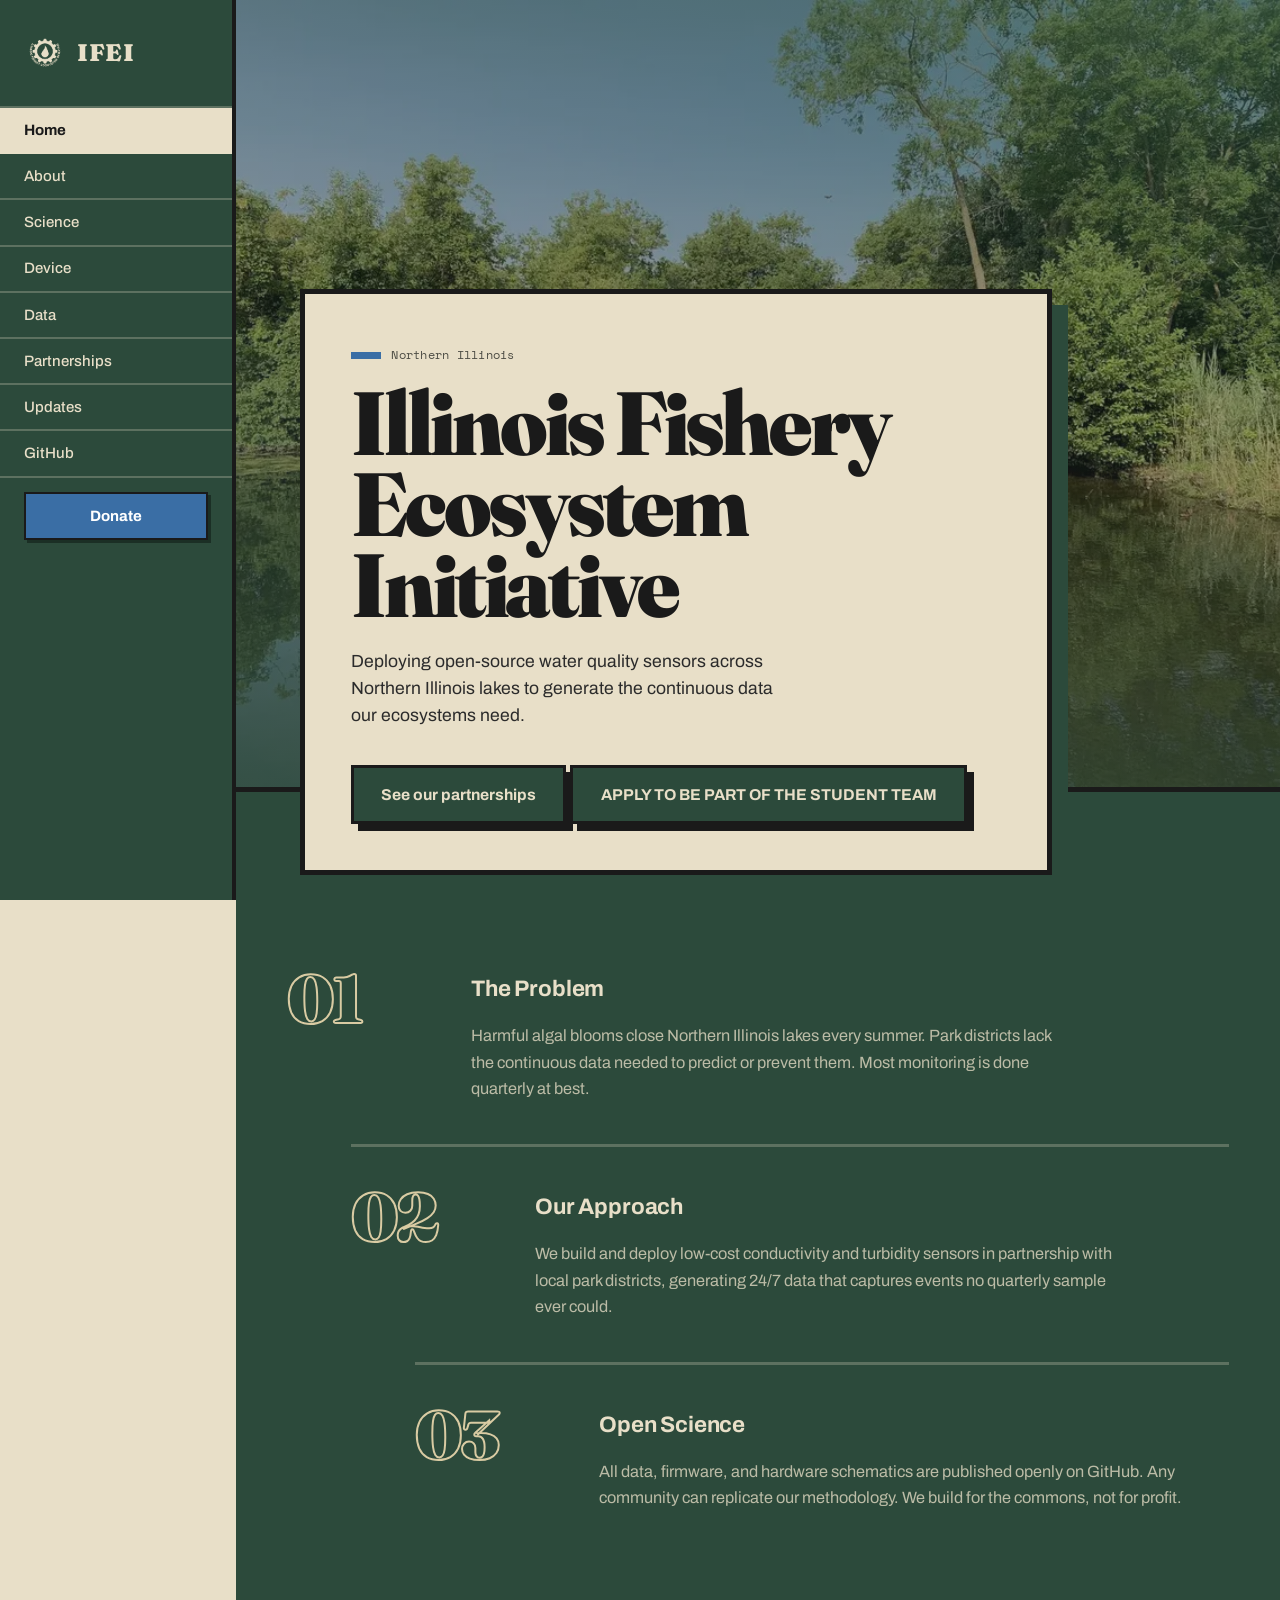
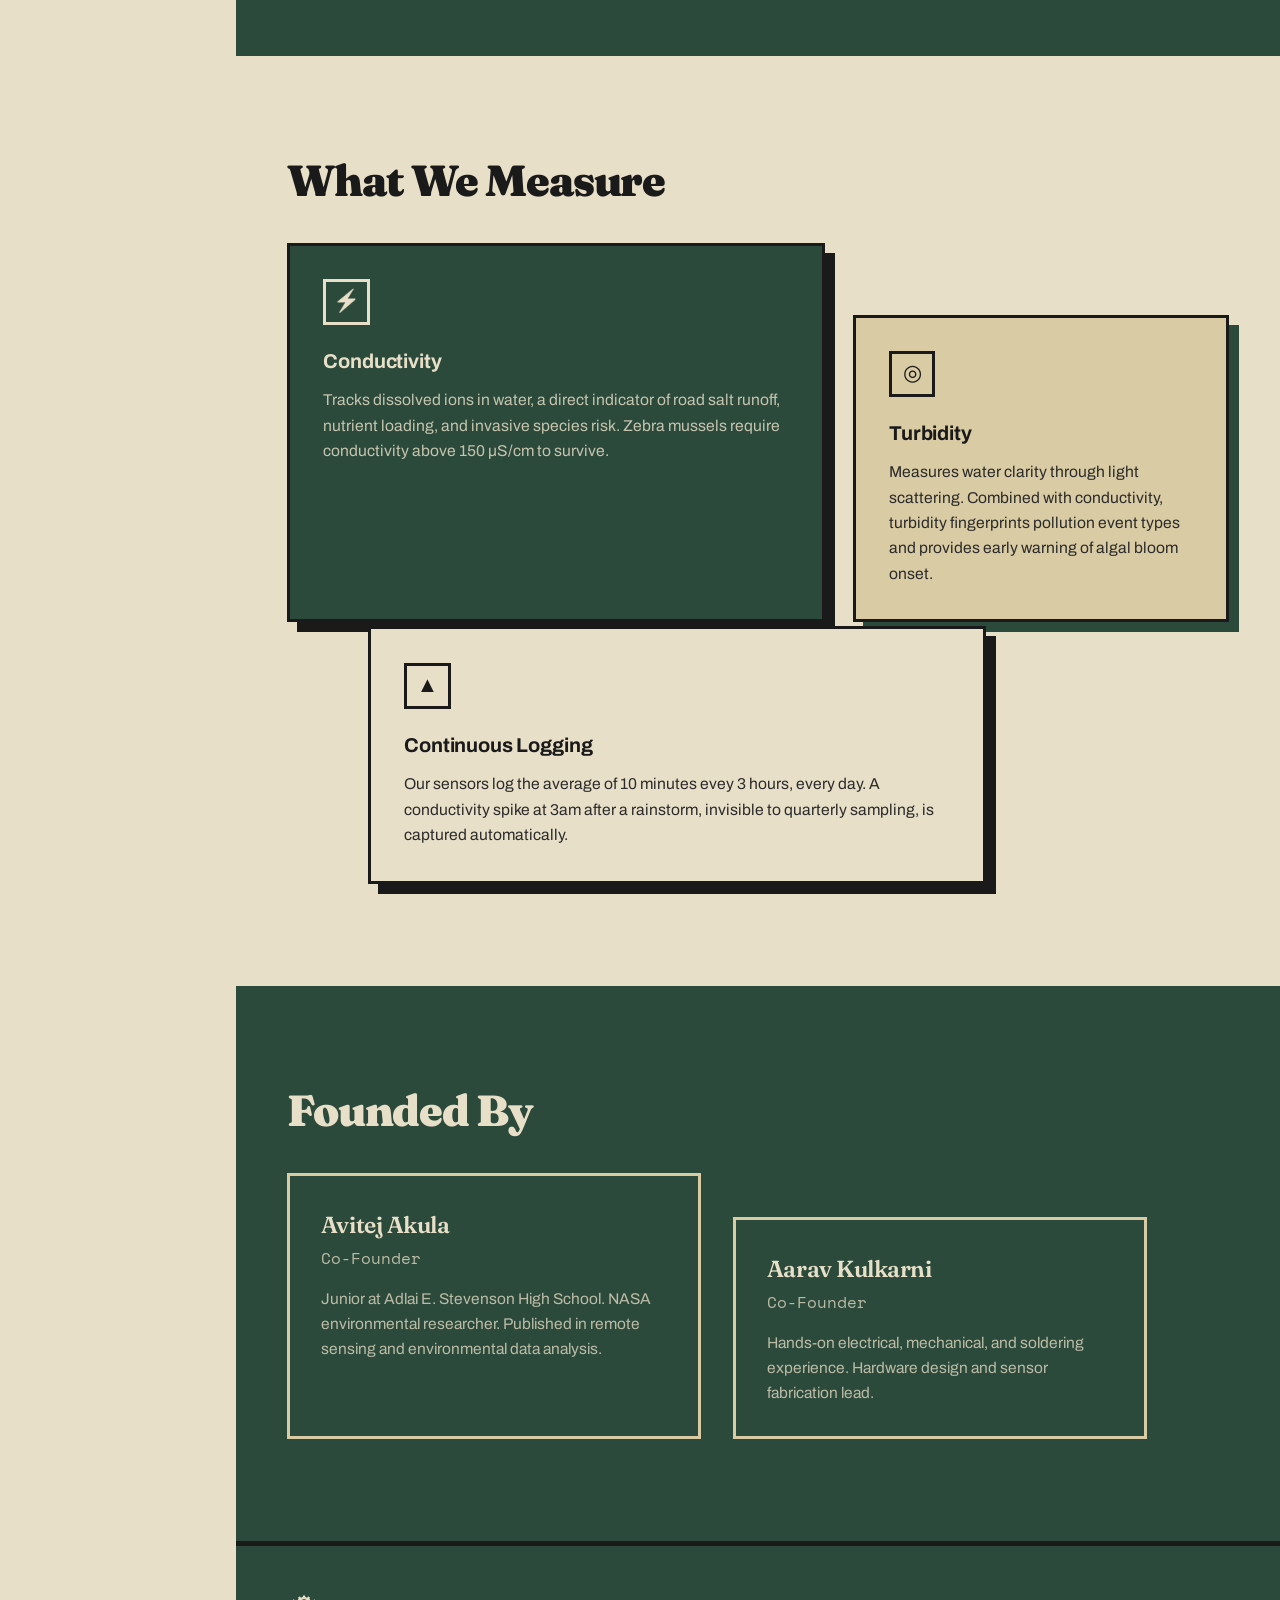
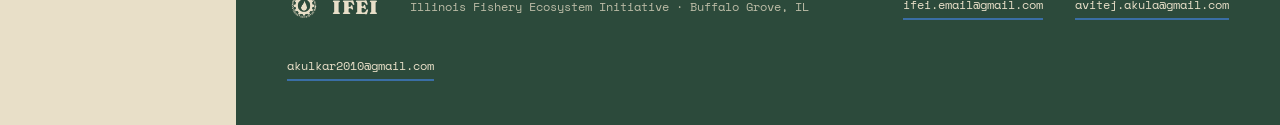
<file: index.html>
<!DOCTYPE html>
<html lang="en">
<head>
  <meta charset="UTF-8">
  <meta name="viewport" content="width=device-width, initial-scale=1.0">
  <title>Illinois Fishery Ecosystem Initiative</title>
  <link rel="icon" type="image/png" href="images/ifeilogo.png">
  <link rel="apple-touch-icon" href="images/ifeilogo.png">
  <link rel="stylesheet" href="style.css">
  <link rel="preconnect" href="https://fonts.googleapis.com">
  <link rel="preconnect" href="https://fonts.gstatic.com" crossorigin>
  <link href="https://fonts.googleapis.com/css2?family=Fraunces:opsz,wght,SOFT,WONK@9..144,400..900,0..100,0..1&family=Archivo:wght@400;500;600;700&family=Space+Mono:wght@400;700&display=swap" rel="stylesheet">
</head>
<body>
  <nav>
    <div class="nav-inner">
      <a href="index.html" class="logo">
        <img class="logo-mark" src="images/ifeilogo.png" alt="">
        <span class="logo-word">IFEI</span>
      </a>
      <ul>
        <li><a href="index.html" class="active">Home</a></li>
        <li><a href="about.html">About</a></li>
        <li><a href="science.html">Science</a></li>
        <li><a href="device.html">Device</a></li>
        <li><a href="data.html">Data</a></li>
        <li><a href="partnerships.html">Partnerships</a></li>
        <li><a href="updates.html">Updates</a></li>
        <li><a href="https://github.com/Illinois-Fishery-Ecosystem-Initiative/ifei-data" target="_blank">GitHub</a></li>
        <li><a href="https://hcb.hackclub.com/donations/start/illinois-fishery-ecosystem-initiative" target="_blank" rel="noopener" class="nav-donate">Donate</a></li>
      </ul>
    </div>
  </nav>

  <header class="hero hero-lake" style="background-image: url('images/lake-hero.jpg');">
    <div class="hero-overlay"></div>
    <div class="hero-text">
      <span class="eyebrow">Northern Illinois</span>
      <h1>Illinois Fishery<br>Ecosystem<br>Initiative</h1>
      <p class="hero-sub">Deploying open-source water quality sensors across Northern Illinois lakes to generate the continuous data our ecosystems need.</p>
      <a href="partnerships.html" class="btn">See our partnerships</a>
      <a href="https://docs.google.com/forms/d/e/1FAIpQLSdntNJF4nL2vxCzVq39z8UwOMmIQep21Gobl7eP7BdmSkwgUg/viewform?usp=send_form" class="btn">APPLY TO BE PART OF THE STUDENT TEAM</a>
    </div>
  </header>

  <section class="mission">
    <div class="container">
      <div class="mission-grid">
        <div class="mission-block">
          <span class="num">01</span>
          <h3>The Problem</h3>
          <p>Harmful algal blooms close Northern Illinois lakes every summer. Park districts lack the continuous data needed to predict or prevent them. Most monitoring is done quarterly at best.</p>
        </div>
        <div class="mission-block">
          <span class="num">02</span>
          <h3>Our Approach</h3>
          <p>We build and deploy low-cost conductivity and turbidity sensors in partnership with local park districts, generating 24/7 data that captures events no quarterly sample ever could.</p>
        </div>
        <div class="mission-block">
          <span class="num">03</span>
          <h3>Open Science</h3>
          <p>All data, firmware, and hardware schematics are published openly on GitHub. Any community can replicate our methodology. We build for the commons, not for profit.</p>
        </div>
      </div>
    </div>
  </section>

  <section class="metrics">
    <div class="container">
      <h2>What We Measure</h2>
      <div class="metrics-grid">
        <div class="metric-card">
          <div class="metric-icon">⚡</div>
          <h4>Conductivity</h4>
          <p>Tracks dissolved ions in water, a direct indicator of road salt runoff, nutrient loading, and invasive species risk. Zebra mussels require conductivity above 150 µS/cm to survive.</p>
        </div>
        <div class="metric-card">
          <div class="metric-icon">◎</div>
          <h4>Turbidity</h4>
          <p>Measures water clarity through light scattering. Combined with conductivity, turbidity fingerprints pollution event types and provides early warning of algal bloom onset.</p>
        </div>
        <div class="metric-card">
          <div class="metric-icon">▲</div>
          <h4>Continuous Logging</h4>
          <p>Our sensors log the average of 10 minutes evey 3 hours, every day. A conductivity spike at 3am after a rainstorm, invisible to quarterly sampling, is captured automatically.</p>
        </div>
      </div>
    </div>
  </section>

  <section class="team">
    <div class="container">
      <h2>Founded By</h2>
      <div class="team-grid">
        <div class="team-card">
          <h4>Avitej Akula</h4>
          <p class="role">Co-Founder</p>
          <p>Junior at Adlai E. Stevenson High School. NASA environmental researcher. Published in remote sensing and environmental data analysis.</p>
        </div>
        <div class="team-card">
          <h4>Aarav Kulkarni</h4>
          <p class="role">Co-Founder</p>
          <p>Hands-on electrical, mechanical, and soldering experience. Hardware design and sensor fabrication lead.</p>
        </div>
      </div>
    </div>
  </section>

  <footer>
    <div class="container">
      <div class="footer-inner">
        <span class="logo">
          <img class="logo-mark" src="images/ifeilogo.png" alt="">
          <span class="logo-word">IFEI</span>
        </span>
        <p>Illinois Fishery Ecosystem Initiative · Buffalo Grove, IL</p>
        <br>
        <a href="mailto:ifei.email@gmail.com">ifei.email@gmail.com</a>
        <a href="mailto:avitej.akula@gmail.com">avitej.akula@gmail.com</a>
        <a href="mailto:akulkar2010@gmail.com">akulkar2010@gmail.com</a>
      </div>
    </div>
  </footer>

  <script src="main.js"></script>
</body>
</html>
</file>
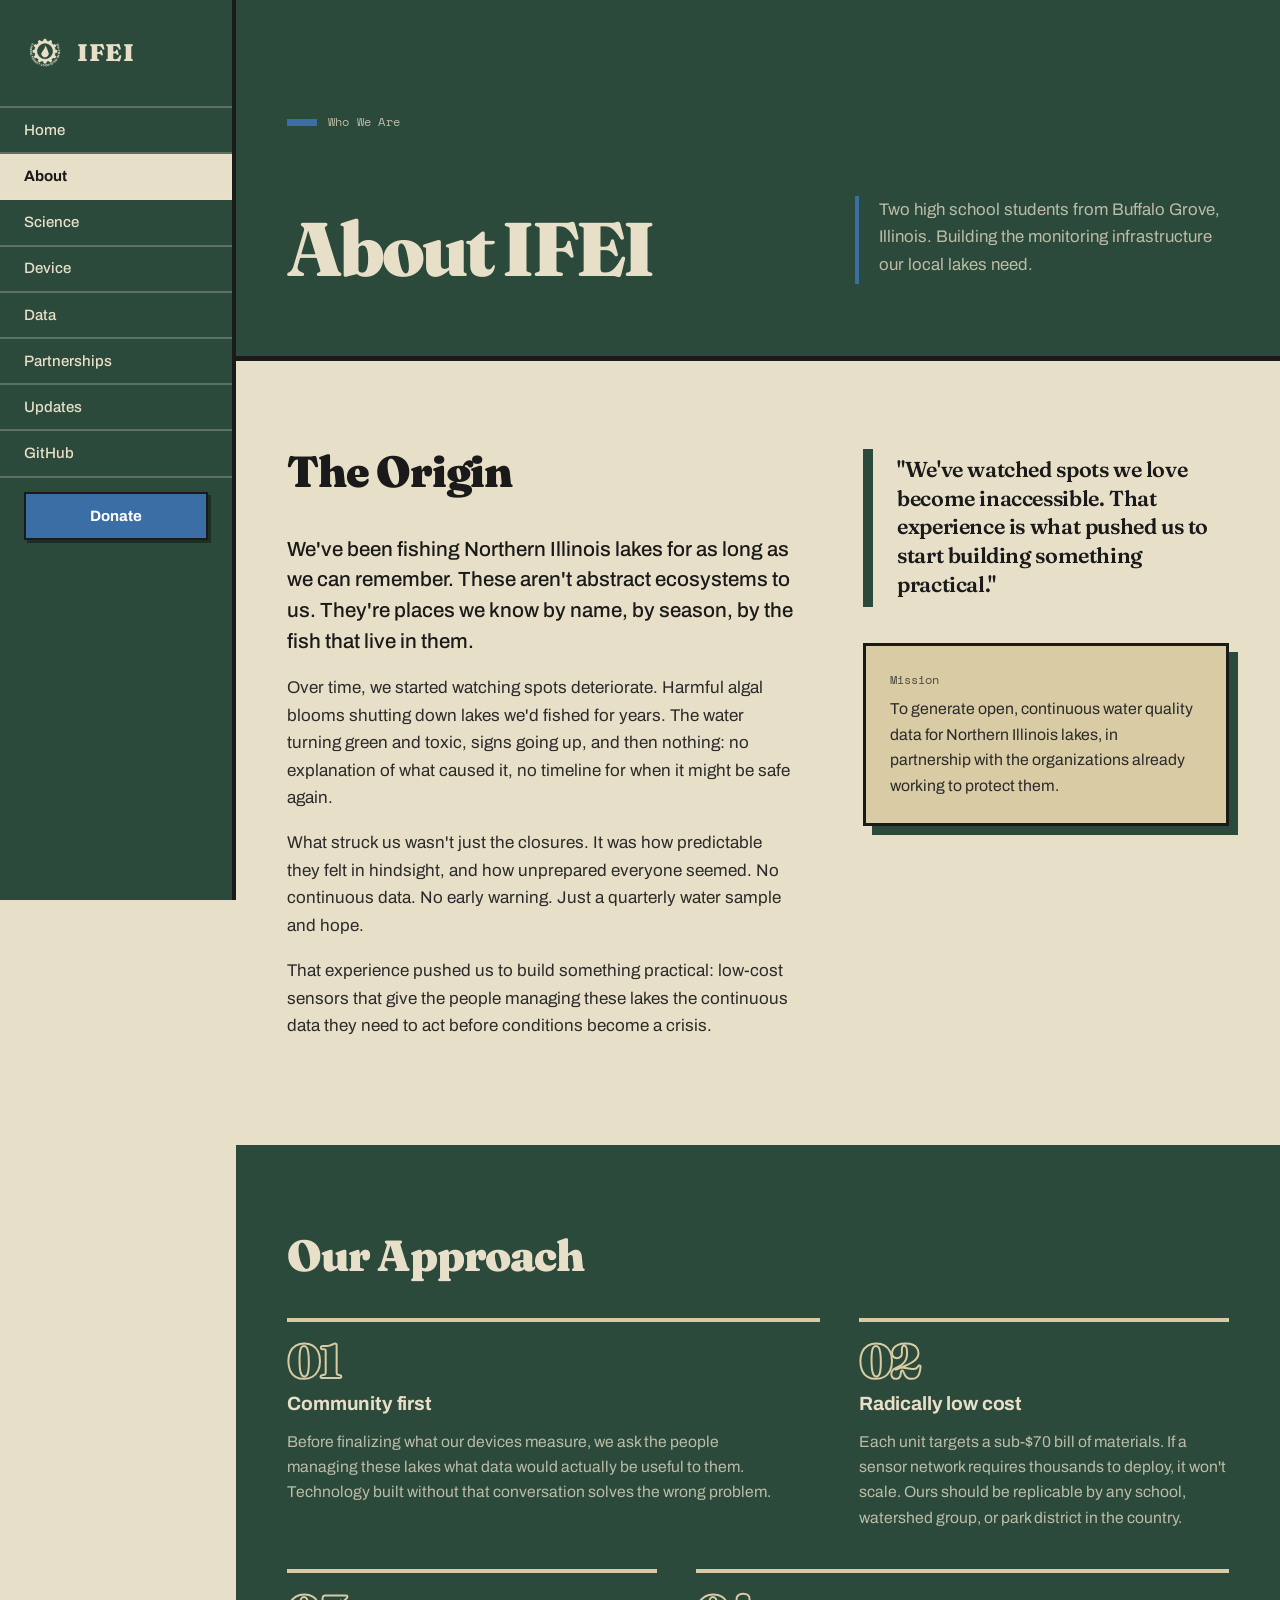
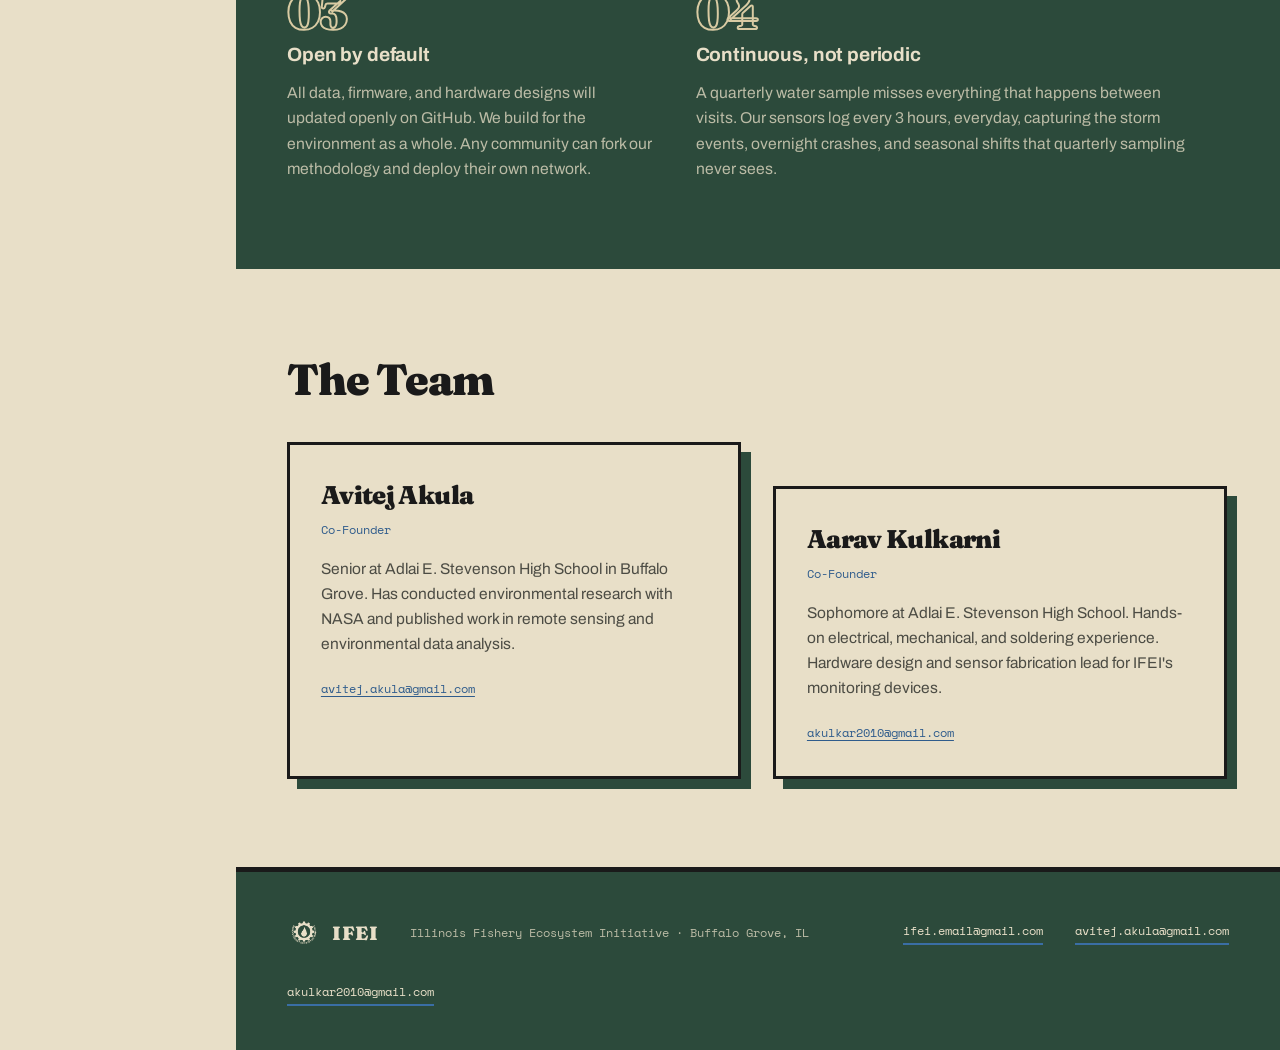
<file: about.html>
<!DOCTYPE html>
<html lang="en">
<head>
  <meta charset="UTF-8">
  <meta name="viewport" content="width=device-width, initial-scale=1.0">
  <title>About | IFEI</title>
  <link rel="icon" type="image/png" href="images/ifeilogo.png">
  <link rel="apple-touch-icon" href="images/ifeilogo.png">
  <link rel="stylesheet" href="style.css">
  <link rel="preconnect" href="https://fonts.googleapis.com">
  <link rel="preconnect" href="https://fonts.gstatic.com" crossorigin>
  <link href="https://fonts.googleapis.com/css2?family=Fraunces:opsz,wght,SOFT,WONK@9..144,400..900,0..100,0..1&family=Archivo:wght@400;500;600;700&family=Space+Mono:wght@400;700&display=swap" rel="stylesheet">
</head>
<body>
  <nav>
    <div class="nav-inner">
      <a href="index.html" class="logo">
        <img class="logo-mark" src="images/ifeilogo.png" alt="">
        <span class="logo-word">IFEI</span>
      </a>
      <ul>
        <li><a href="index.html">Home</a></li>
        <li><a href="about.html" class="active">About</a></li>
        <li><a href="science.html">Science</a></li>
        <li><a href="device.html">Device</a></li>
        <li><a href="data.html">Data</a></li>
        <li><a href="partnerships.html">Partnerships</a></li>
        <li><a href="updates.html">Updates</a></li>
        <li><a href="https://github.com/Illinois-Fishery-Ecosystem-Initiative/ifei-data" target="_blank">GitHub</a></li>
        <li><a href="https://hcb.hackclub.com/donations/start/illinois-fishery-ecosystem-initiative" target="_blank" rel="noopener" class="nav-donate">Donate</a></li>
      </ul>
    </div>
  </nav>

  <div class="page-header">
    <div class="container">
      <span class="eyebrow">Who We Are</span>
      <h1>About IFEI</h1>
      <p>Two high school students from Buffalo Grove, Illinois. Building the monitoring infrastructure our local lakes need.</p>
    </div>
  </div>

  <section class="about-story">
    <div class="container">
      <div class="two-col">
        <div>
          <h2>The Origin</h2>
          <p>We've been fishing Northern Illinois lakes for as long as we can remember. These aren't abstract ecosystems to us. They're places we know by name, by season, by the fish that live in them.</p>
          <p>Over time, we started watching spots deteriorate. Harmful algal blooms shutting down lakes we'd fished for years. The water turning green and toxic, signs going up, and then nothing: no explanation of what caused it, no timeline for when it might be safe again.</p>
          <p>What struck us wasn't just the closures. It was how predictable they felt in hindsight, and how unprepared everyone seemed. No continuous data. No early warning. Just a quarterly water sample and hope.</p>
          <p>That experience pushed us to build something practical: low-cost sensors that give the people managing these lakes the continuous data they need to act before conditions become a crisis.</p>
        </div>
        <div class="about-aside">
          <div class="quote-block">
            <p>"We've watched spots we love become inaccessible. That experience is what pushed us to start building something practical."</p>
          </div>
          <div class="mission-statement">
            <span class="mono-label">Mission</span>
            <p>To generate open, continuous water quality data for Northern Illinois lakes, in partnership with the organizations already working to protect them.</p>
          </div>
        </div>
      </div>
    </div>
  </section>

  <section class="about-approach" style="background: var(--blue);">
    <div class="container">
      <h2>Our Approach</h2>
      <div class="approach-grid">
        <div class="approach-item">
          <span class="num">01</span>
          <h4>Community first</h4>
          <p>Before finalizing what our devices measure, we ask the people managing these lakes what data would actually be useful to them. Technology built without that conversation solves the wrong problem.</p>
        </div>
        <div class="approach-item">
          <span class="num">02</span>
          <h4>Radically low cost</h4>
          <p>Each unit targets a sub-$70 bill of materials. If a sensor network requires thousands to deploy, it won't scale. Ours should be replicable by any school, watershed group, or park district in the country.</p>
        </div>
        <div class="approach-item">
          <span class="num">03</span>
          <h4>Open by default</h4>
          <p>All data, firmware, and hardware designs will updated openly on GitHub. We build for the environment as a whole. Any community can fork our methodology and deploy their own network.</p>
        </div>
        <div class="approach-item">
          <span class="num">04</span>
          <h4>Continuous, not periodic</h4>
          <p>A quarterly water sample misses everything that happens between visits. Our sensors log every 3 hours, everyday, capturing the storm events, overnight crashes, and seasonal shifts that quarterly sampling never sees.</p>
        </div>
      </div>
    </div>
  </section>

  <section class="team-full">
    <div class="container">
      <h2>The Team</h2>
      <div class="team-grid-full">
        <div class="team-card-full">
          <div class="team-card-header">
            <h3>Avitej Akula</h3>
            <span class="role">Co-Founder</span>
          </div>
          <p>Senior at Adlai E. Stevenson High School in Buffalo Grove. Has conducted environmental research with NASA and published work in remote sensing and environmental data analysis. </p>
          <div class="team-links">
            <a href="mailto:avitej.akula@gmail.com">avitej.akula@gmail.com</a>
          </div>
        </div>
        <div class="team-card-full">
          <div class="team-card-header">
            <h3>Aarav Kulkarni</h3>
            <span class="role">Co-Founder</span>
          </div>
          <p>Sophomore at Adlai E. Stevenson High School. Hands-on electrical, mechanical, and soldering experience. Hardware design and sensor fabrication lead for IFEI's monitoring devices.</p>
          <div class="team-links">
            <a href="mailto:akulkar2010@gmail.com">akulkar2010@gmail.com</a>
          </div>
        </div>
      </div>
    </div>
  </section>

  <footer>
    <div class="container">
      <div class="footer-inner">
        <span class="logo">
          <img class="logo-mark" src="images/ifeilogo.png" alt="">
          <span class="logo-word">IFEI</span>
        </span>
        <p>Illinois Fishery Ecosystem Initiative · Buffalo Grove, IL</p>
        <br>
        <a href="mailto:ifei.email@gmail.com">ifei.email@gmail.com</a>
        <a href="mailto:avitej.akula@gmail.com">avitej.akula@gmail.com</a>
        <a href="mailto:akulkar2010@gmail.com">akulkar2010@gmail.com</a>
      </div>
    </div>
  </footer>
  <script src="main.js"></script>
</body>
</html>
</file>
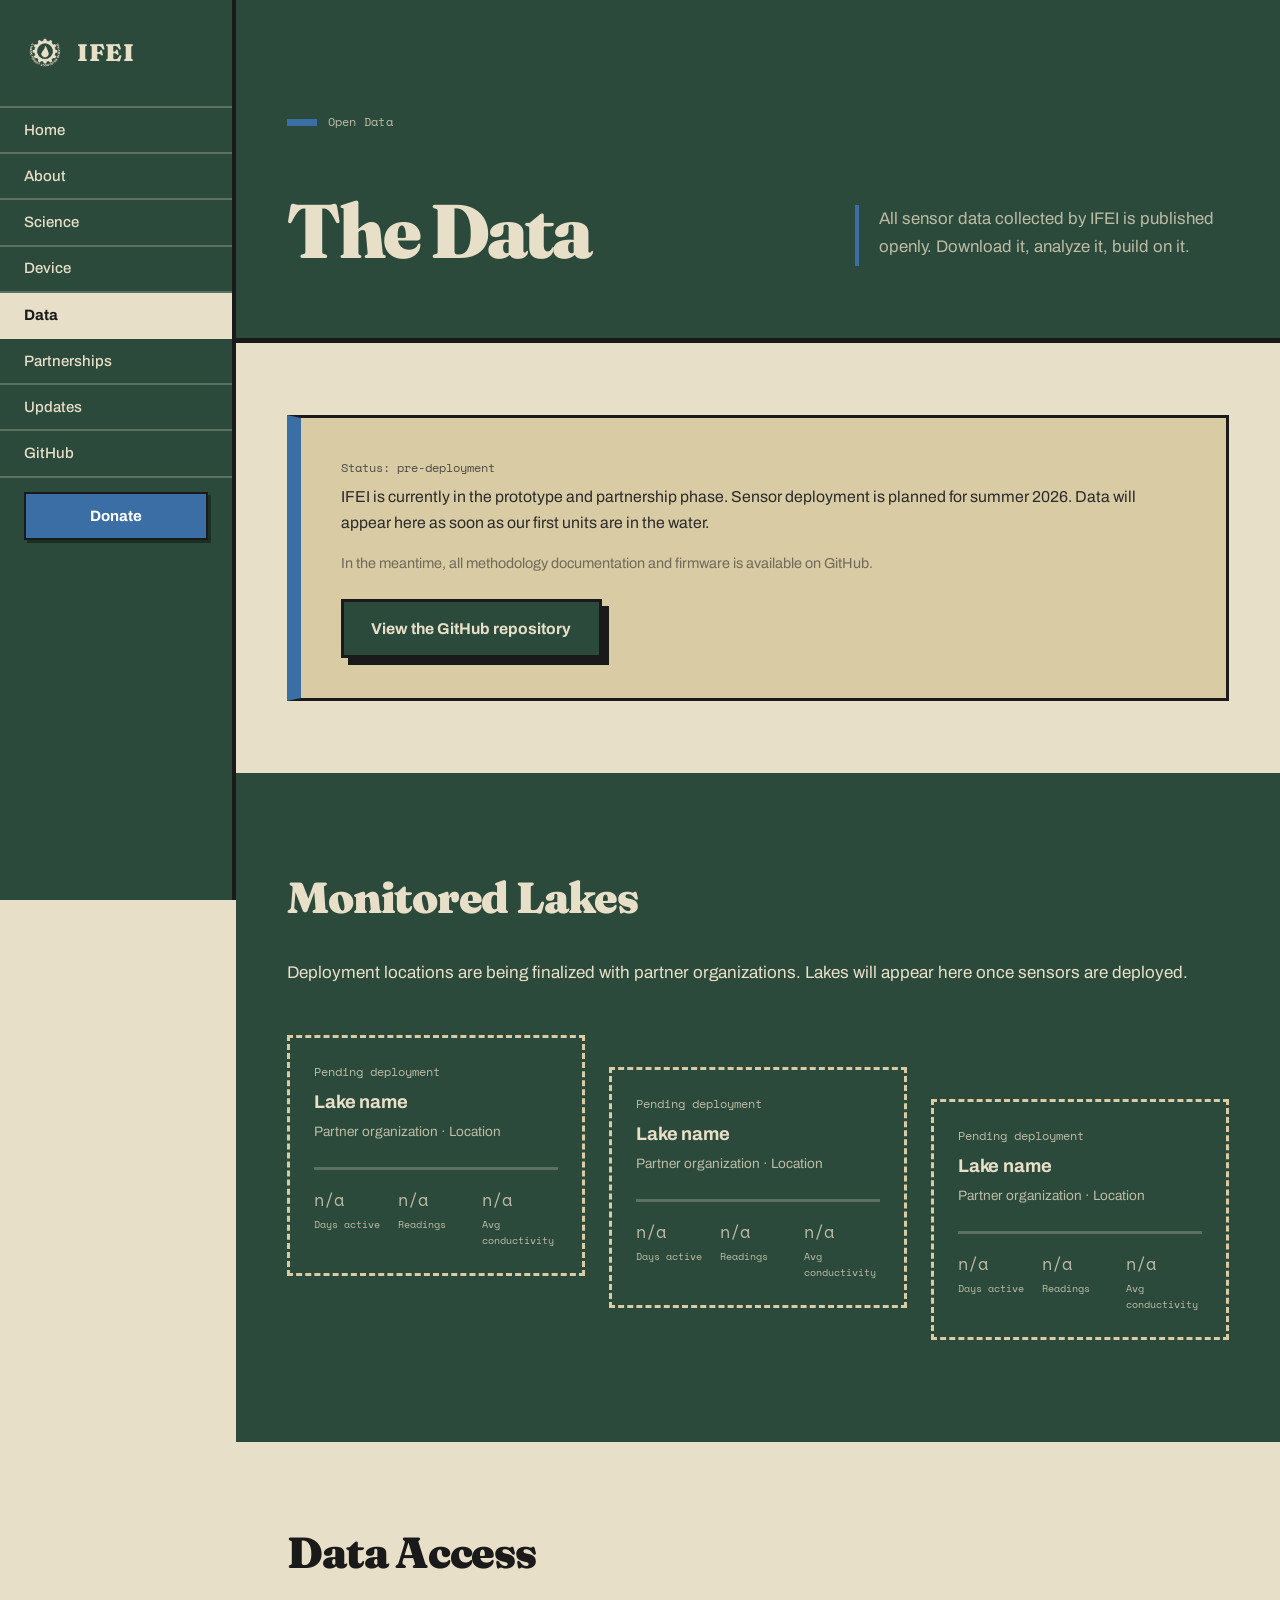
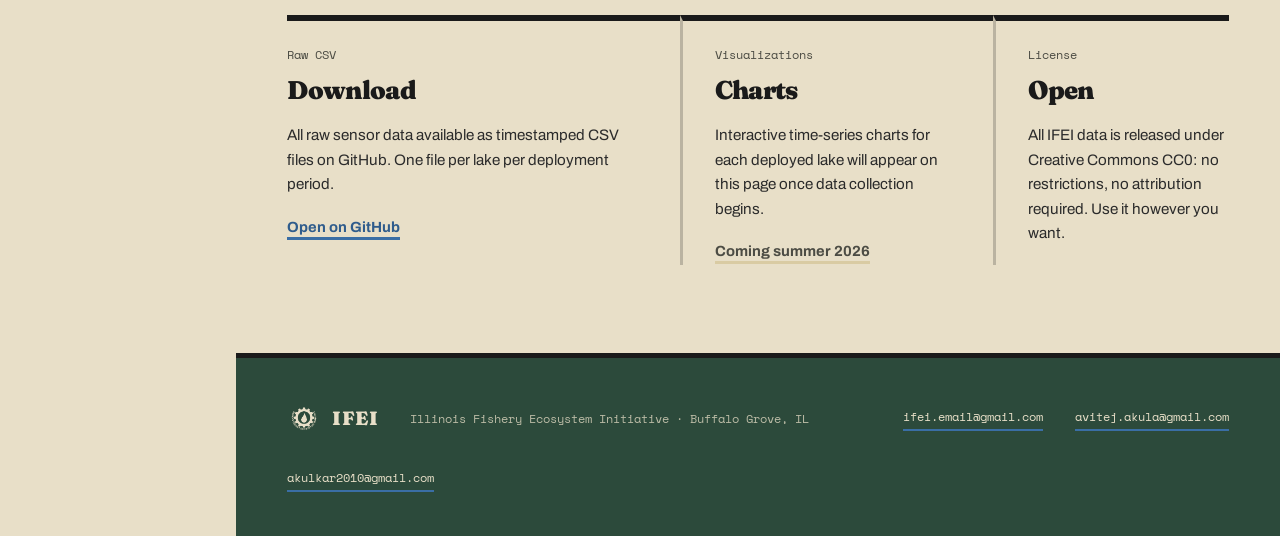
<file: data.html>
<!DOCTYPE html>
<html lang="en">
<head>
  <meta charset="UTF-8">
  <meta name="viewport" content="width=device-width, initial-scale=1.0">
  <title>Data | IFEI</title>
  <link rel="icon" type="image/png" href="images/ifeilogo.png">
  <link rel="apple-touch-icon" href="images/ifeilogo.png">
  <link rel="stylesheet" href="style.css">
  <link rel="preconnect" href="https://fonts.googleapis.com">
  <link rel="preconnect" href="https://fonts.gstatic.com" crossorigin>
  <link href="https://fonts.googleapis.com/css2?family=Fraunces:opsz,wght,SOFT,WONK@9..144,400..900,0..100,0..1&family=Archivo:wght@400;500;600;700&family=Space+Mono:wght@400;700&display=swap" rel="stylesheet">
</head>
<body>
  <nav>
    <div class="nav-inner">
      <a href="index.html" class="logo">
        <img class="logo-mark" src="images/ifeilogo.png" alt="">
        <span class="logo-word">IFEI</span>
      </a>
      <ul>
        <li><a href="index.html">Home</a></li>
        <li><a href="about.html">About</a></li>
        <li><a href="science.html">Science</a></li>
        <li><a href="device.html">Device</a></li>
        <li><a href="data.html" class="active">Data</a></li>
        <li><a href="partnerships.html">Partnerships</a></li>
        <li><a href="updates.html">Updates</a></li>
        <li><a href="https://github.com/Illinois-Fishery-Ecosystem-Initiative/ifei-data" target="_blank">GitHub</a></li>
        <li><a href="https://hcb.hackclub.com/donations/start/illinois-fishery-ecosystem-initiative" target="_blank" rel="noopener" class="nav-donate">Donate</a></li>
      </ul>
    </div>
  </nav>

  <div class="page-header">
    <div class="container">
      <span class="eyebrow">Open Data</span>
      <h1>The Data</h1>
      <p>All sensor data collected by IFEI is published openly. Download it, analyze it, build on it.</p>
    </div>
  </div>

  <section class="data-status">
    <div class="container">
      <div class="notice-block large">
        <span class="mono-label">Status: pre-deployment</span>
        <p>IFEI is currently in the prototype and partnership phase. Sensor deployment is planned for summer 2026. Data will appear here as soon as our first units are in the water.</p>
        <p style="margin-top: 1rem; opacity: 0.6; font-size: 0.9rem;">In the meantime, all methodology documentation and firmware is available on GitHub.</p>
        <a href="https://github.com/Illinois-Fishery-Ecosystem-Initiative/ifei-data" target="_blank" class="btn" style="margin-top: 1.5rem; display: inline-block;">View the GitHub repository</a>
      </div>
    </div>
  </section>

  <section style="background: var(--blue);">
    <div class="container">
      <h2>Monitored Lakes</h2>
      <p style="margin-bottom: 3rem;">Deployment locations are being finalized with partner organizations. Lakes will appear here once sensors are deployed.</p>
      <div class="lakes-grid">
        <div class="lake-card skeleton-card">
          <span class="mono-label">Pending deployment</span>
          <h4>Lake name</h4>
          <p>Partner organization · Location</p>
          <div class="lake-stats">
            <div class="lake-stat"><span class="stat-empty">n/a</span><label>Days active</label></div>
            <div class="lake-stat"><span class="stat-empty">n/a</span><label>Readings</label></div>
            <div class="lake-stat"><span class="stat-empty">n/a</span><label>Avg conductivity</label></div>
          </div>
        </div>
        <div class="lake-card skeleton-card">
          <span class="mono-label">Pending deployment</span>
          <h4>Lake name</h4>
          <p>Partner organization · Location</p>
          <div class="lake-stats">
            <div class="lake-stat"><span class="stat-empty">n/a</span><label>Days active</label></div>
            <div class="lake-stat"><span class="stat-empty">n/a</span><label>Readings</label></div>
            <div class="lake-stat"><span class="stat-empty">n/a</span><label>Avg conductivity</label></div>
          </div>
        </div>
        <div class="lake-card skeleton-card">
          <span class="mono-label">Pending deployment</span>
          <h4>Lake name</h4>
          <p>Partner organization · Location</p>
          <div class="lake-stats">
            <div class="lake-stat"><span class="stat-empty">n/a</span><label>Days active</label></div>
            <div class="lake-stat"><span class="stat-empty">n/a</span><label>Readings</label></div>
            <div class="lake-stat"><span class="stat-empty">n/a</span><label>Avg conductivity</label></div>
          </div>
        </div>
      </div>
    </div>
  </section>

  <section class="data-access">
    <div class="container">
      <h2>Data Access</h2>
      <div class="access-grid">
        <div class="access-card">
          <span class="mono-label">Raw CSV</span>
          <h4>Download</h4>
          <p>All raw sensor data available as timestamped CSV files on GitHub. One file per lake per deployment period.</p>
          <a href="https://github.com/IllinoisFisheryEcosystemInitiative" target="_blank" class="link-arrow">Open on GitHub</a>
        </div>
        <div class="access-card">
          <span class="mono-label">Visualizations</span>
          <h4>Charts</h4>
          <p>Interactive time-series charts for each deployed lake will appear on this page once data collection begins.</p>
          <span class="link-arrow muted">Coming summer 2026</span>
        </div>
        <div class="access-card">
          <span class="mono-label">License</span>
          <h4>Open</h4>
          <p>All IFEI data is released under Creative Commons CC0: no restrictions, no attribution required. Use it however you want.</p>
        </div>
      </div>
    </div>
  </section>

  <footer>
    <div class="container">
      <div class="footer-inner">
        <span class="logo">
          <img class="logo-mark" src="images/ifeilogo.png" alt="">
          <span class="logo-word">IFEI</span>
        </span>
        <p>Illinois Fishery Ecosystem Initiative · Buffalo Grove, IL</p>
        <br>
        <a href="mailto:ifei.email@gmail.com">ifei.email@gmail.com</a>
        <a href="mailto:avitej.akula@gmail.com">avitej.akula@gmail.com</a>
        <a href="mailto:akulkar2010@gmail.com">akulkar2010@gmail.com</a>
      </div>
    </div>
  </footer>
  <script src="main.js"></script>
</body>
</html>
</file>
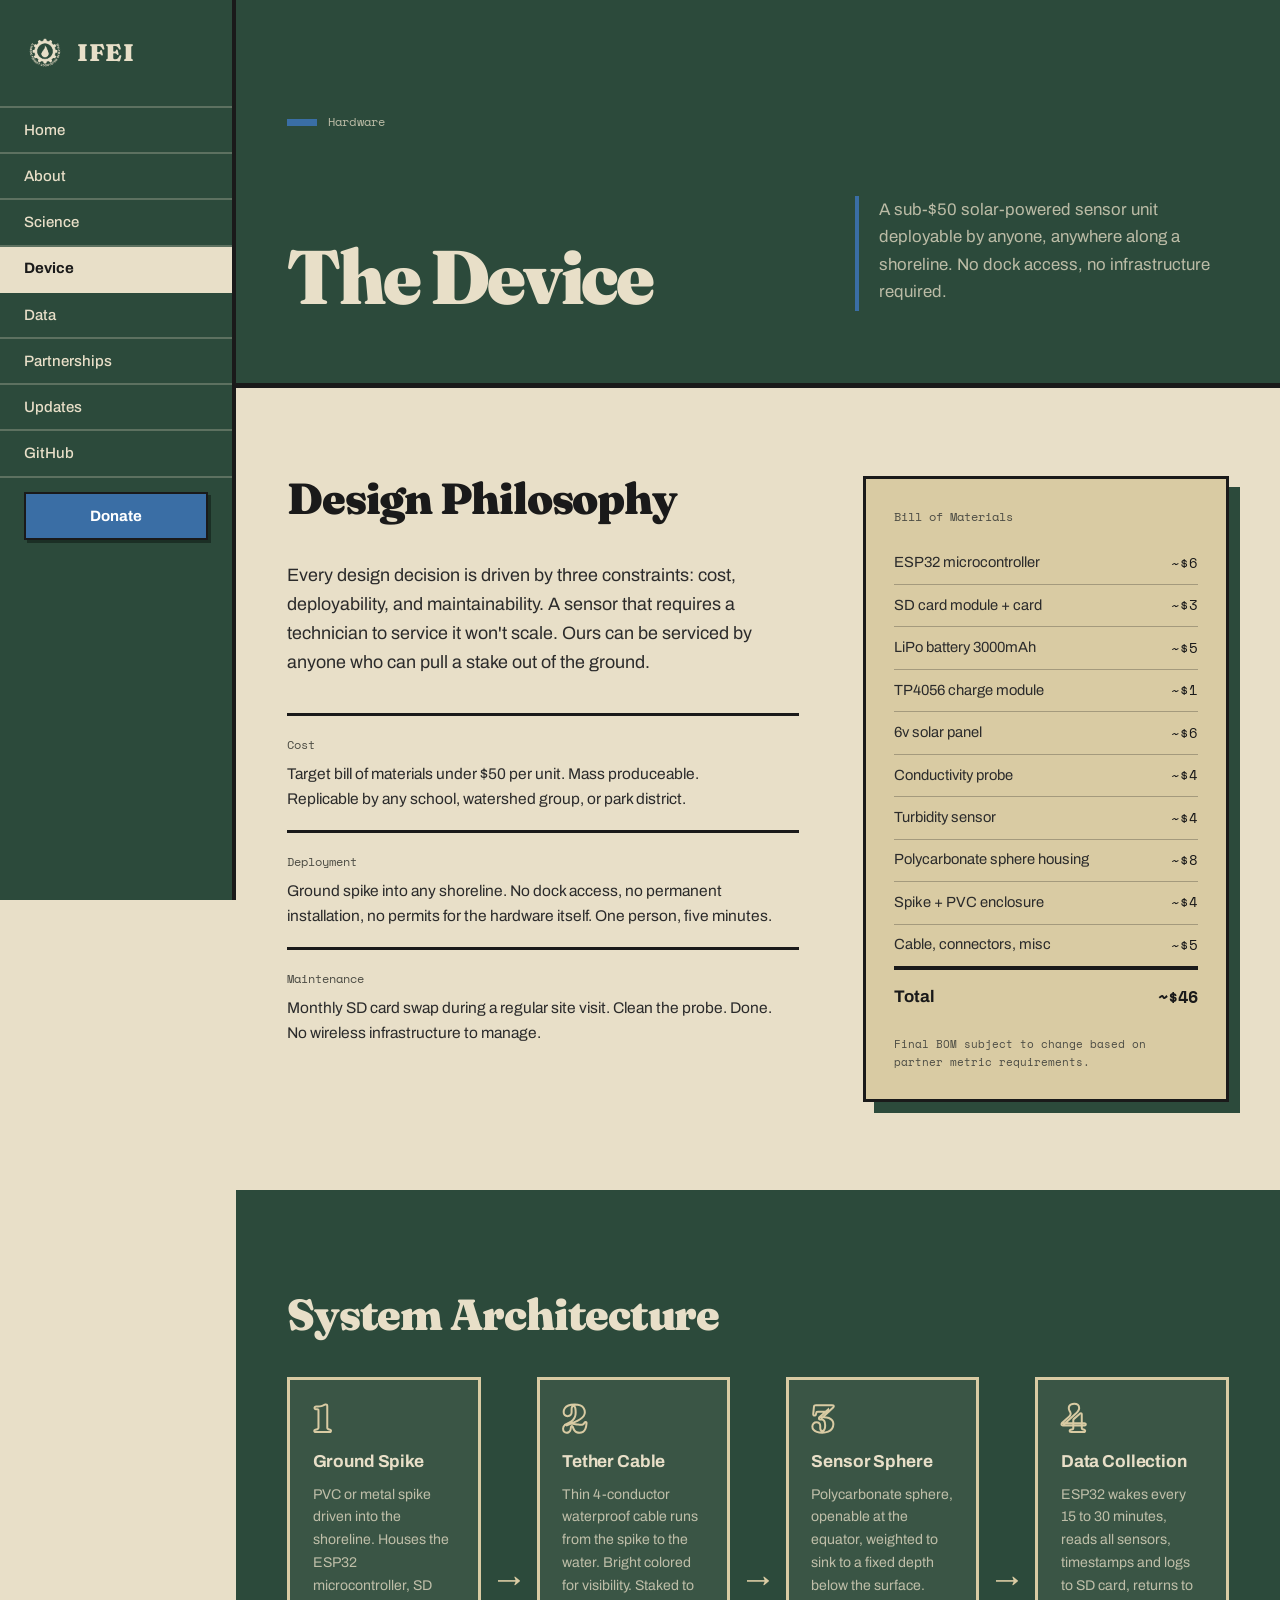
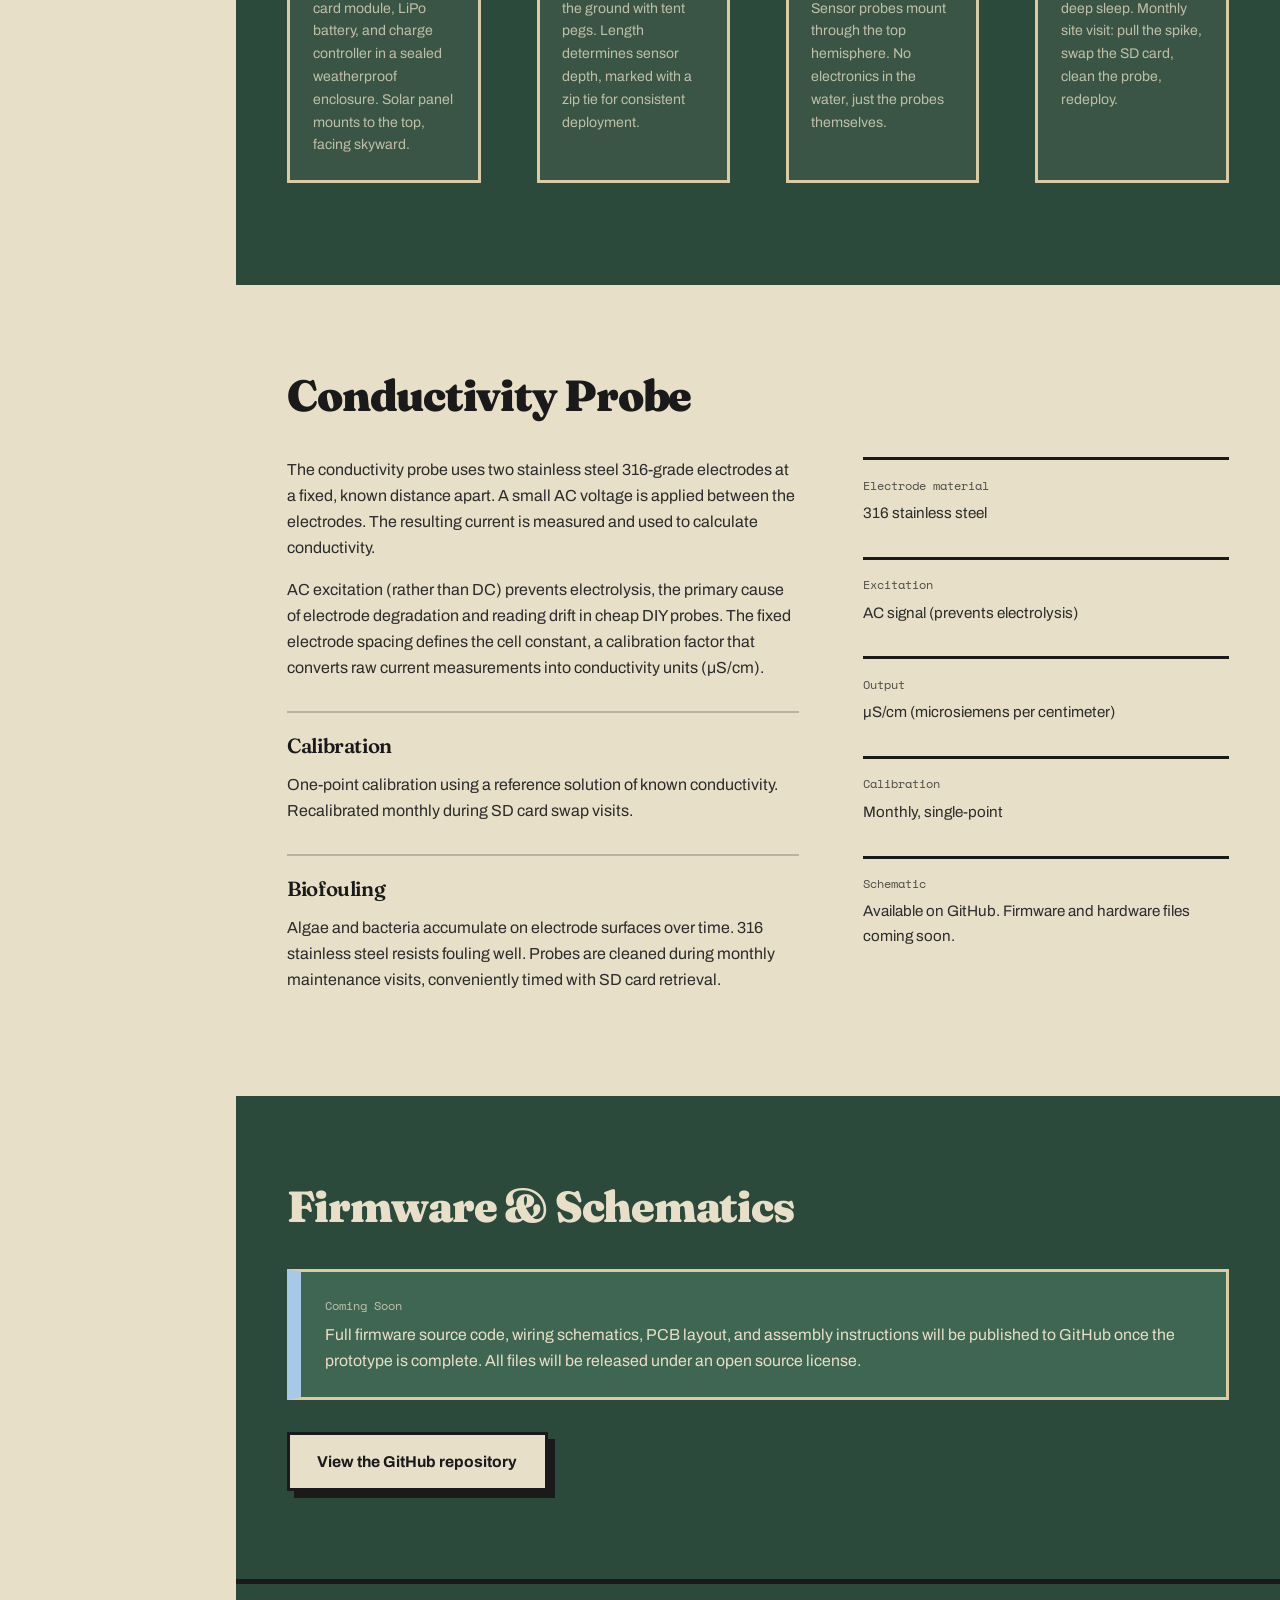
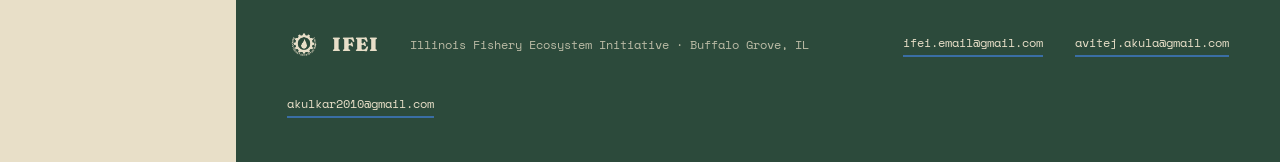
<file: device.html>
<!DOCTYPE html>
<html lang="en">
<head>
  <meta charset="UTF-8">
  <meta name="viewport" content="width=device-width, initial-scale=1.0">
  <title>Device | IFEI</title>
  <link rel="icon" type="image/png" href="images/ifeilogo.png">
  <link rel="apple-touch-icon" href="images/ifeilogo.png">
  <link rel="stylesheet" href="style.css">
  <link rel="preconnect" href="https://fonts.googleapis.com">
  <link rel="preconnect" href="https://fonts.gstatic.com" crossorigin>
  <link href="https://fonts.googleapis.com/css2?family=Fraunces:opsz,wght,SOFT,WONK@9..144,400..900,0..100,0..1&family=Archivo:wght@400;500;600;700&family=Space+Mono:wght@400;700&display=swap" rel="stylesheet">
</head>
<body>
  <nav>
    <div class="nav-inner">
      <a href="index.html" class="logo">
        <img class="logo-mark" src="images/ifeilogo.png" alt="">
        <span class="logo-word">IFEI</span>
      </a>
      <ul>
        <li><a href="index.html">Home</a></li>
        <li><a href="about.html">About</a></li>
        <li><a href="science.html">Science</a></li>
        <li><a href="device.html" class="active">Device</a></li>
        <li><a href="data.html">Data</a></li>
        <li><a href="partnerships.html">Partnerships</a></li>
        <li><a href="updates.html">Updates</a></li>
        <li><a href="https://github.com/Illinois-Fishery-Ecosystem-Initiative/ifei-data" target="_blank">GitHub</a></li>
        <li><a href="https://hcb.hackclub.com/donations/start/illinois-fishery-ecosystem-initiative" target="_blank" rel="noopener" class="nav-donate">Donate</a></li>
      </ul>
    </div>
  </nav>

  <div class="page-header">
    <div class="container">
      <span class="eyebrow">Hardware</span>
      <h1>The Device</h1>
      <p>A sub-$50 solar-powered sensor unit deployable by anyone, anywhere along a shoreline. No dock access, no infrastructure required.</p>
    </div>
  </div>

  <section class="device-overview">
    <div class="container">
      <div class="two-col">
        <div>
          <h2>Design Philosophy</h2>
          <p>Every design decision is driven by three constraints: cost, deployability, and maintainability. A sensor that requires a technician to service it won't scale. Ours can be serviced by anyone who can pull a stake out of the ground.</p>
          <div class="design-principles">
            <div class="principle">
              <span class="mono-label">Cost</span>
              <p>Target bill of materials under $50 per unit. Mass produceable. Replicable by any school, watershed group, or park district.</p>
            </div>
            <div class="principle">
              <span class="mono-label">Deployment</span>
              <p>Ground spike into any shoreline. No dock access, no permanent installation, no permits for the hardware itself. One person, five minutes.</p>
            </div>
            <div class="principle">
              <span class="mono-label">Maintenance</span>
              <p>Monthly SD card swap during a regular site visit. Clean the probe. Done. No wireless infrastructure to manage.</p>
            </div>
          </div>
        </div>
        <div class="device-bom">
          <span class="mono-label">Bill of Materials</span>
          <table class="bom-table">
            <tr><td>ESP32 microcontroller</td><td class="price">~$6</td></tr>
            <tr><td>SD card module + card</td><td class="price">~$3</td></tr>
            <tr><td>LiPo battery 3000mAh</td><td class="price">~$5</td></tr>
            <tr><td>TP4056 charge module</td><td class="price">~$1</td></tr>
            <tr><td>6v solar panel</td><td class="price">~$6</td></tr>
            <tr><td>Conductivity probe</td><td class="price">~$4</td></tr>
            <tr><td>Turbidity sensor</td><td class="price">~$4</td></tr>
            <tr><td>Polycarbonate sphere housing</td><td class="price">~$8</td></tr>
            <tr><td>Spike + PVC enclosure</td><td class="price">~$4</td></tr>
            <tr><td>Cable, connectors, misc</td><td class="price">~$5</td></tr>
            <tr class="bom-total"><td>Total</td><td class="price">~$46</td></tr>
          </table>
          <p class="bom-note">Final BOM subject to change based on partner metric requirements.</p>
        </div>
      </div>
    </div>
  </section>

  <section style="background: var(--blue);">
    <div class="container">
      <h2>System Architecture</h2>
      <div class="arch-grid">
        <div class="arch-block">
          <span class="arch-num">1</span>
          <h4>Ground Spike</h4>
          <p>PVC or metal spike driven into the shoreline. Houses the ESP32 microcontroller, SD card module, LiPo battery, and charge controller in a sealed weatherproof enclosure. Solar panel mounts to the top, facing skyward.</p>
        </div>
        <div class="arch-arrow">→</div>
        <div class="arch-block">
          <span class="arch-num">2</span>
          <h4>Tether Cable</h4>
          <p>Thin 4-conductor waterproof cable runs from the spike to the water. Bright colored for visibility. Staked to the ground with tent pegs. Length determines sensor depth, marked with a zip tie for consistent deployment.</p>
        </div>
        <div class="arch-arrow">→</div>
        <div class="arch-block">
          <span class="arch-num">3</span>
          <h4>Sensor Sphere</h4>
          <p>Polycarbonate sphere, openable at the equator, weighted to sink to a fixed depth below the surface. Sensor probes mount through the top hemisphere. No electronics in the water, just the probes themselves.</p>
        </div>
        <div class="arch-arrow">→</div>
        <div class="arch-block">
          <span class="arch-num">4</span>
          <h4>Data Collection</h4>
          <p>ESP32 wakes every 15 to 30 minutes, reads all sensors, timestamps and logs to SD card, returns to deep sleep. Monthly site visit: pull the spike, swap the SD card, clean the probe, redeploy.</p>
        </div>
      </div>
    </div>
  </section>

  <section class="device-probe">
    <div class="container">
      <h2>Conductivity Probe</h2>
      <div class="two-col">
        <div>
          <p>The conductivity probe uses two stainless steel 316-grade electrodes at a fixed, known distance apart. A small AC voltage is applied between the electrodes. The resulting current is measured and used to calculate conductivity.</p>
          <p>AC excitation (rather than DC) prevents electrolysis, the primary cause of electrode degradation and reading drift in cheap DIY probes. The fixed electrode spacing defines the cell constant, a calibration factor that converts raw current measurements into conductivity units (µS/cm).</p>
          <h4>Calibration</h4>
          <p>One-point calibration using a reference solution of known conductivity. Recalibrated monthly during SD card swap visits.</p>
          <h4>Biofouling</h4>
          <p>Algae and bacteria accumulate on electrode surfaces over time. 316 stainless steel resists fouling well. Probes are cleaned during monthly maintenance visits, conveniently timed with SD card retrieval.</p>
        </div>
        <div class="probe-specs">
          <div class="spec-block">
            <span class="mono-label">Electrode material</span>
            <p>316 stainless steel</p>
          </div>
          <div class="spec-block">
            <span class="mono-label">Excitation</span>
            <p>AC signal (prevents electrolysis)</p>
          </div>
          <div class="spec-block">
            <span class="mono-label">Output</span>
            <p>µS/cm (microsiemens per centimeter)</p>
          </div>
          <div class="spec-block">
            <span class="mono-label">Calibration</span>
            <p>Monthly, single-point</p>
          </div>
          <div class="spec-block">
            <span class="mono-label">Schematic</span>
            <p class="skeleton-text">Available on GitHub. Firmware and hardware files coming soon.</p>
          </div>
        </div>
      </div>
    </div>
  </section>

  <section class="device-firmware" style="background: var(--blue);">
    <div class="container">
      <h2>Firmware & Schematics</h2>
      <div class="notice-block">
        <span class="mono-label">Coming Soon</span>
        <p>Full firmware source code, wiring schematics, PCB layout, and assembly instructions will be published to GitHub once the prototype is complete. All files will be released under an open source license.</p>
      </div>
      <a href="https://github.com/IllinoisFisheryEcosystemInitiative" target="_blank" class="btn" style="margin-top: 2rem; display: inline-block;">View the GitHub repository</a>
    </div>
  </section>

  <footer>
    <div class="container">
      <div class="footer-inner">
        <span class="logo">
          <img class="logo-mark" src="images/ifeilogo.png" alt="">
          <span class="logo-word">IFEI</span>
        </span>
        <p>Illinois Fishery Ecosystem Initiative · Buffalo Grove, IL</p>
        <br>
        <a href="mailto:ifei.email@gmail.com">ifei.email@gmail.com</a>
        <a href="mailto:avitej.akula@gmail.com">avitej.akula@gmail.com</a>
        <a href="mailto:akulkar2010@gmail.com">akulkar2010@gmail.com</a>
      </div>
    </div>
  </footer>
  <script src="main.js"></script>
</body>
</html>
</file>
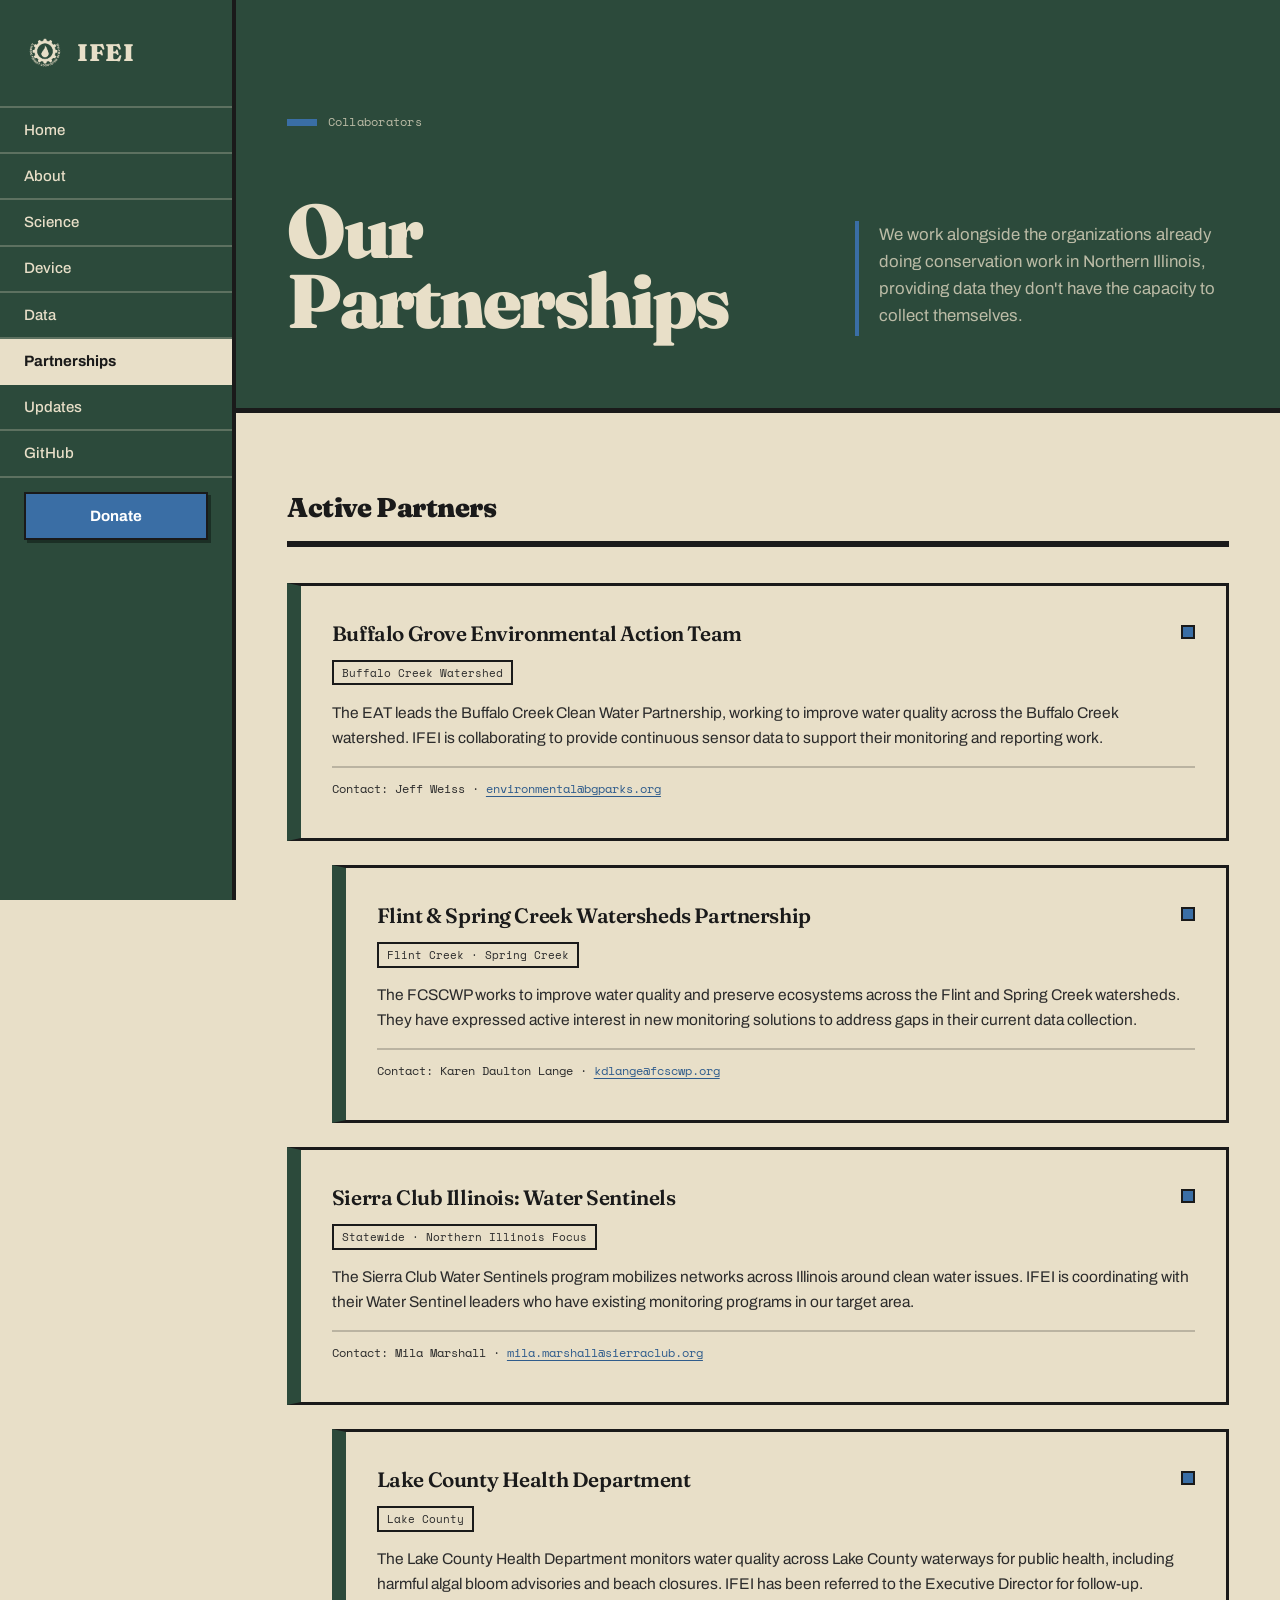
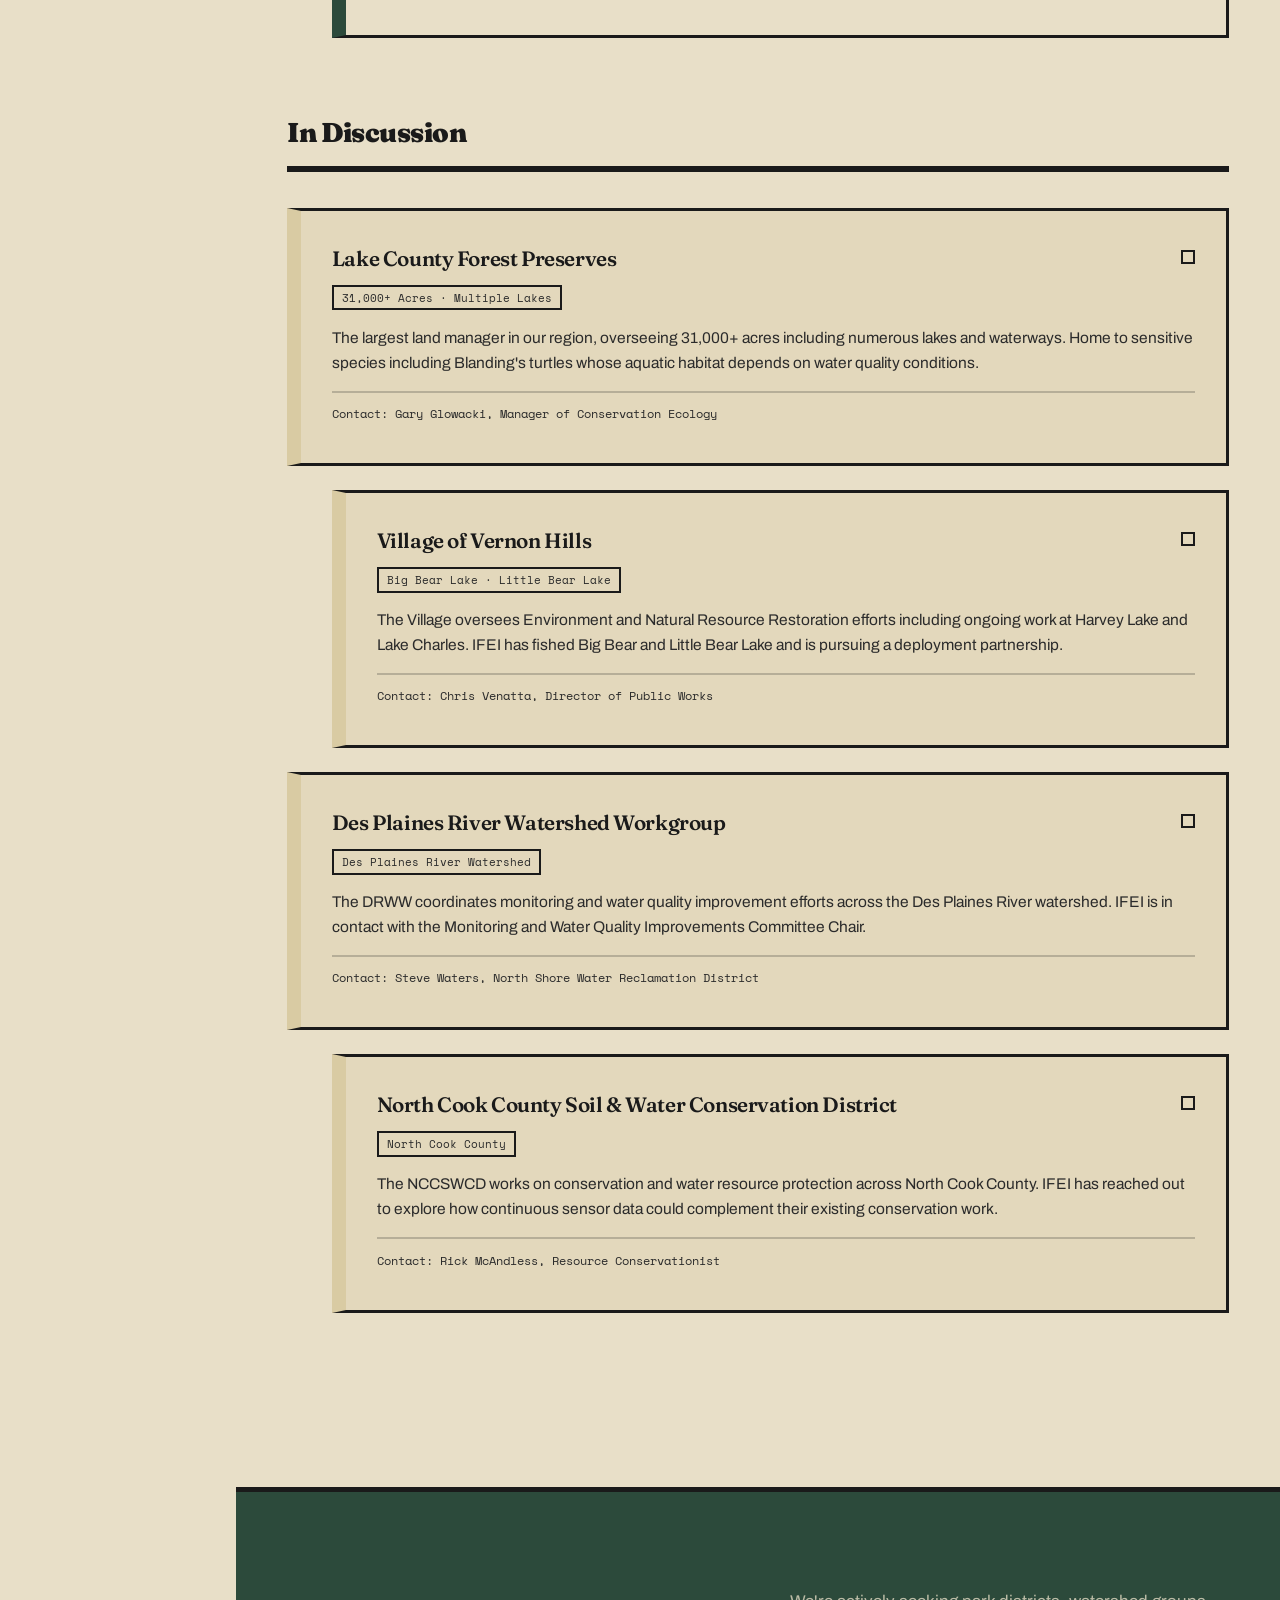
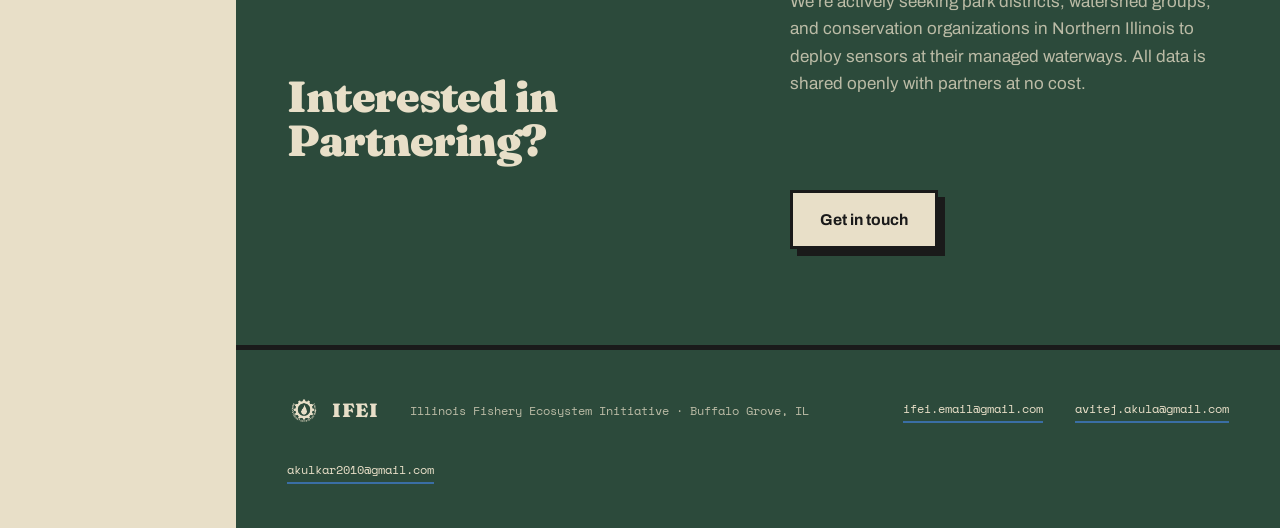
<file: partnerships.html>
<!DOCTYPE html>
<html lang="en">
<head>
  <meta charset="UTF-8">
  <meta name="viewport" content="width=device-width, initial-scale=1.0">
  <title>Partnerships | IFEI</title>
  <link rel="icon" type="image/png" href="images/ifeilogo.png">
  <link rel="apple-touch-icon" href="images/ifeilogo.png">
  <link rel="stylesheet" href="style.css">
  <link rel="preconnect" href="https://fonts.googleapis.com">
  <link rel="preconnect" href="https://fonts.gstatic.com" crossorigin>
  <link href="https://fonts.googleapis.com/css2?family=Fraunces:opsz,wght,SOFT,WONK@9..144,400..900,0..100,0..1&family=Archivo:wght@400;500;600;700&family=Space+Mono:wght@400;700&display=swap" rel="stylesheet">
</head>
<body>
  <nav>
    <div class="nav-inner">
      <a href="index.html" class="logo">
        <img class="logo-mark" src="images/ifeilogo.png" alt="">
        <span class="logo-word">IFEI</span>
      </a>
      <ul>
        <li><a href="index.html">Home</a></li>
        <li><a href="about.html">About</a></li>
        <li><a href="science.html">Science</a></li>
        <li><a href="device.html">Device</a></li>
        <li><a href="data.html">Data</a></li>
        <li><a href="partnerships.html" class="active">Partnerships</a></li>
        <li><a href="updates.html">Updates</a></li>
        <li><a href="https://github.com/Illinois-Fishery-Ecosystem-Initiative/ifei-data" target="_blank">GitHub</a></li>
        <li><a href="https://hcb.hackclub.com/donations/start/illinois-fishery-ecosystem-initiative" target="_blank" rel="noopener" class="nav-donate">Donate</a></li>
      </ul>
    </div>
  </nav>

  <div class="page-header">
    <div class="container">
      <span class="eyebrow">Collaborators</span>
      <h1>Our Partnerships</h1>
      <p>We work alongside the organizations already doing conservation work in Northern Illinois, providing data they don't have the capacity to collect themselves.</p>
    </div>
  </div>

  <section class="partners">
    <div class="container">

      <div class="partner-group">
        <h3 class="group-label">Active Partners</h3>

        <div class="partner-card active">
          <div class="partner-header">
            <div>
              <h4>Buffalo Grove Environmental Action Team</h4>
              <span class="tag">Buffalo Creek Watershed</span>
            </div>
            <span class="status-dot active-dot"></span>
          </div>
          <p>The EAT leads the Buffalo Creek Clean Water Partnership, working to improve water quality across the Buffalo Creek watershed. IFEI is collaborating to provide continuous sensor data to support their monitoring and reporting work.</p>
          <p class="contact">Contact: Jeff Weiss · <a href="mailto:environmental@bgparks.org">environmental@bgparks.org</a></p>
        </div>

        <div class="partner-card active">
          <div class="partner-header">
            <div>
              <h4>Flint & Spring Creek Watersheds Partnership</h4>
              <span class="tag">Flint Creek · Spring Creek</span>
            </div>
            <span class="status-dot active-dot"></span>
          </div>
          <p>The FCSCWP works to improve water quality and preserve ecosystems across the Flint and Spring Creek watersheds. They have expressed active interest in new monitoring solutions to address gaps in their current data collection.</p>
          <p class="contact">Contact: Karen Daulton Lange · <a href="mailto:kdlange@fcscwp.org">kdlange@fcscwp.org</a></p>
        </div>

        <div class="partner-card active">
          <div class="partner-header">
            <div>
              <h4>Sierra Club Illinois: Water Sentinels</h4>
              <span class="tag">Statewide · Northern Illinois Focus</span>
            </div>
            <span class="status-dot active-dot"></span>
          </div>
          <p>The Sierra Club Water Sentinels program mobilizes networks across Illinois around clean water issues. IFEI is coordinating with their Water Sentinel leaders who have existing monitoring programs in our target area.</p>
          <p class="contact">Contact: Mila Marshall · <a href="mailto:mila.marshall@sierraclub.org">mila.marshall@sierraclub.org</a></p>
        </div>

        <div class="partner-card active">
          <div class="partner-header">
            <div>
              <h4>Lake County Health Department</h4>
              <span class="tag">Lake County</span>
            </div>
            <span class="status-dot active-dot"></span>
          </div>
          <p>The Lake County Health Department monitors water quality across Lake County waterways for public health, including harmful algal bloom advisories and beach closures. IFEI has been referred to the Executive Director for follow-up.</p>
        </div>
      </div>

      <div class="partner-group">
        <h3 class="group-label">In Discussion</h3>

        <div class="partner-card pending">
          <div class="partner-header">
            <div>
              <h4>Lake County Forest Preserves</h4>
              <span class="tag">31,000+ Acres · Multiple Lakes</span>
            </div>
            <span class="status-dot pending-dot"></span>
          </div>
          <p>The largest land manager in our region, overseeing 31,000+ acres including numerous lakes and waterways. Home to sensitive species including Blanding's turtles whose aquatic habitat depends on water quality conditions.</p>
          <p class="contact">Contact: Gary Glowacki, Manager of Conservation Ecology</p>
        </div>

        <div class="partner-card pending">
          <div class="partner-header">
            <div>
              <h4>Village of Vernon Hills</h4>
              <span class="tag">Big Bear Lake · Little Bear Lake</span>
            </div>
            <span class="status-dot pending-dot"></span>
          </div>
          <p>The Village oversees Environment and Natural Resource Restoration efforts including ongoing work at Harvey Lake and Lake Charles. IFEI has fished Big Bear and Little Bear Lake and is pursuing a deployment partnership.</p>
          <p class="contact">Contact: Chris Venatta, Director of Public Works</p>
        </div>

        <div class="partner-card pending">
          <div class="partner-header">
            <div>
              <h4>Des Plaines River Watershed Workgroup</h4>
              <span class="tag">Des Plaines River Watershed</span>
            </div>
            <span class="status-dot pending-dot"></span>
          </div>
          <p>The DRWW coordinates monitoring and water quality improvement efforts across the Des Plaines River watershed. IFEI is in contact with the Monitoring and Water Quality Improvements Committee Chair.</p>
          <p class="contact">Contact: Steve Waters, North Shore Water Reclamation District</p>
        </div>

        <div class="partner-card pending">
          <div class="partner-header">
            <div>
              <h4>North Cook County Soil & Water Conservation District</h4>
              <span class="tag">North Cook County</span>
            </div>
            <span class="status-dot pending-dot"></span>
          </div>
          <p>The NCCSWCD works on conservation and water resource protection across North Cook County. IFEI has reached out to explore how continuous sensor data could complement their existing conservation work.</p>
          <p class="contact">Contact: Rick McAndless, Resource Conservationist</p>
        </div>
      </div>

    </div>
  </section>

  <section class="partner-cta">
    <div class="container">
      <h2>Interested in Partnering?</h2>
      <p>We're actively seeking park districts, watershed groups, and conservation organizations in Northern Illinois to deploy sensors at their managed waterways. All data is shared openly with partners at no cost.</p>
      <a href="mailto:avitej.akula@gmail.com" class="btn">Get in touch</a>
    </div>
  </section>

  <footer>
    <div class="container">
      <div class="footer-inner">
        <span class="logo">
          <img class="logo-mark" src="images/ifeilogo.png" alt="">
          <span class="logo-word">IFEI</span>
        </span>
        <p>Illinois Fishery Ecosystem Initiative · Buffalo Grove, IL</p>
        <br>
        <a href="mailto:ifei.email@gmail.com">ifei.email@gmail.com</a>
        <a href="mailto:avitej.akula@gmail.com">avitej.akula@gmail.com</a>
        <a href="mailto:akulkar2010@gmail.com">akulkar2010@gmail.com</a>
      </div>
    </div>
  </footer>

  <script src="main.js"></script>
</body>
</html>
</file>
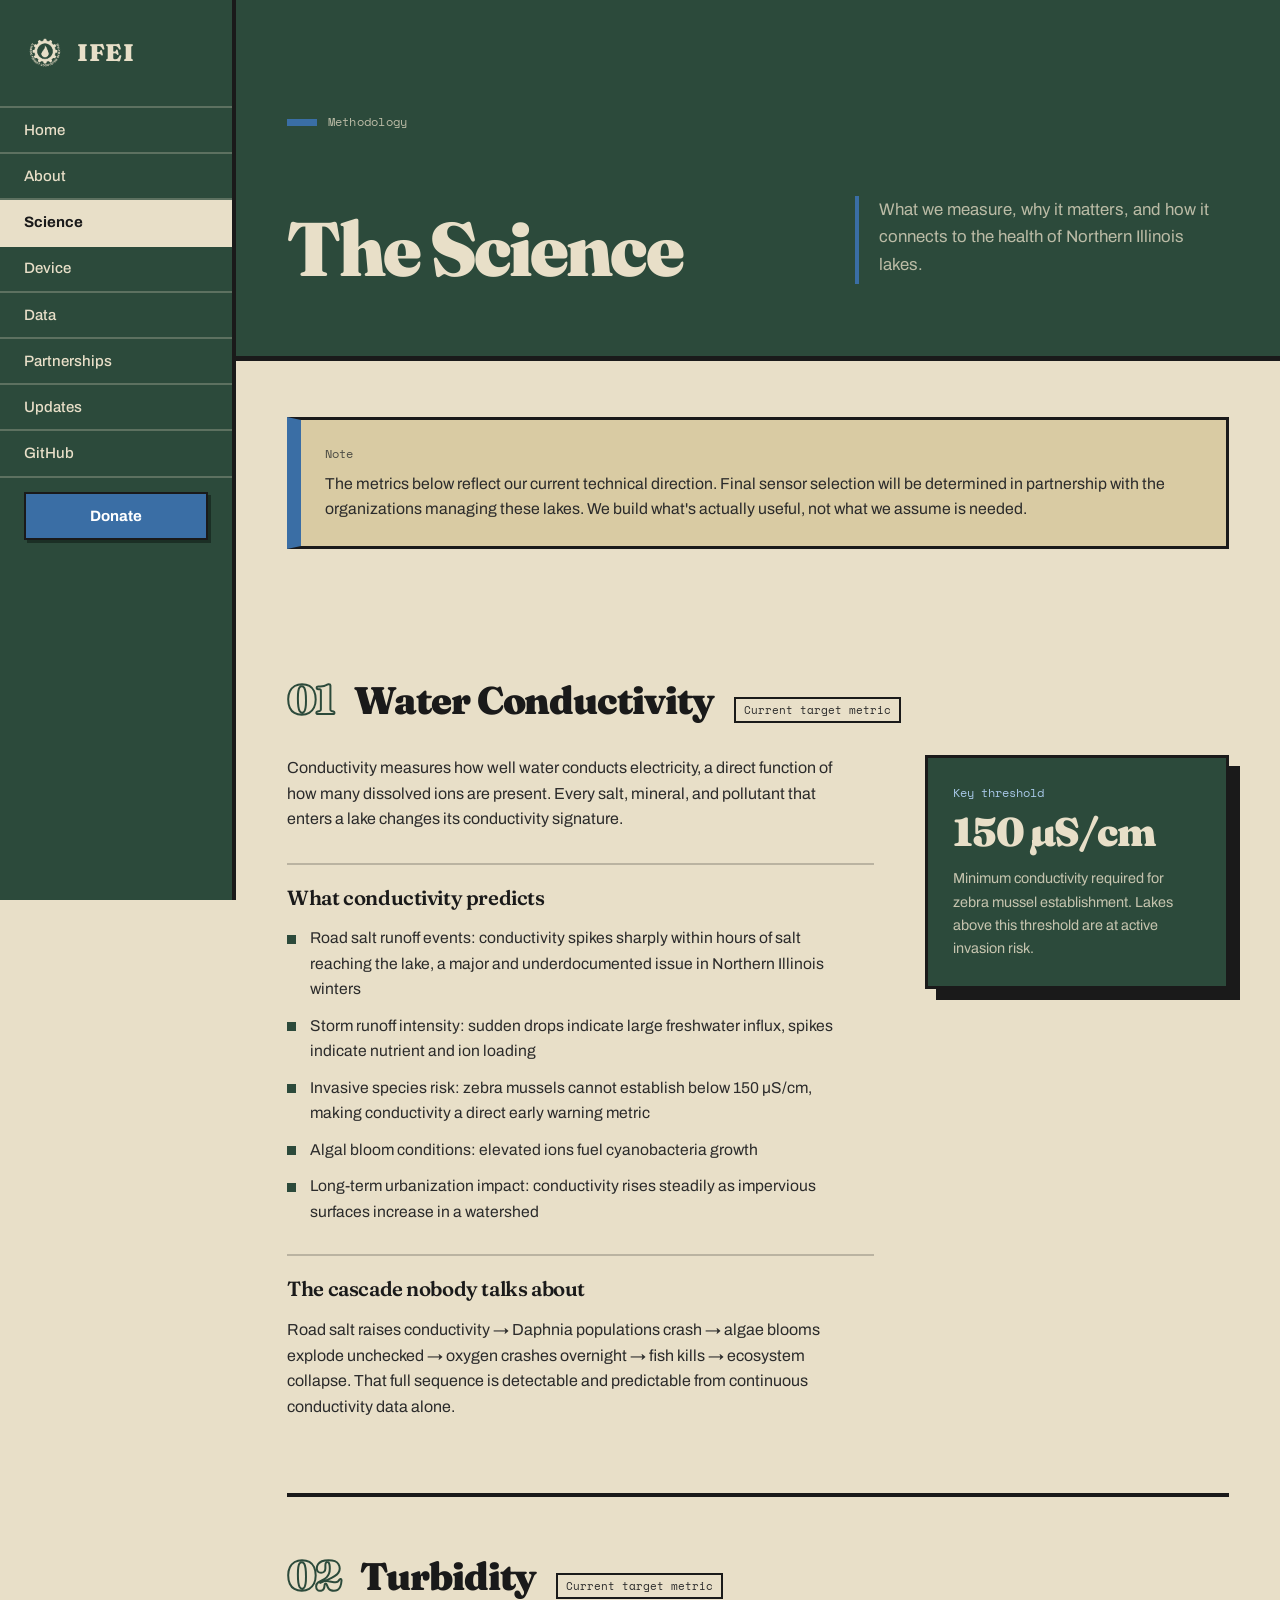
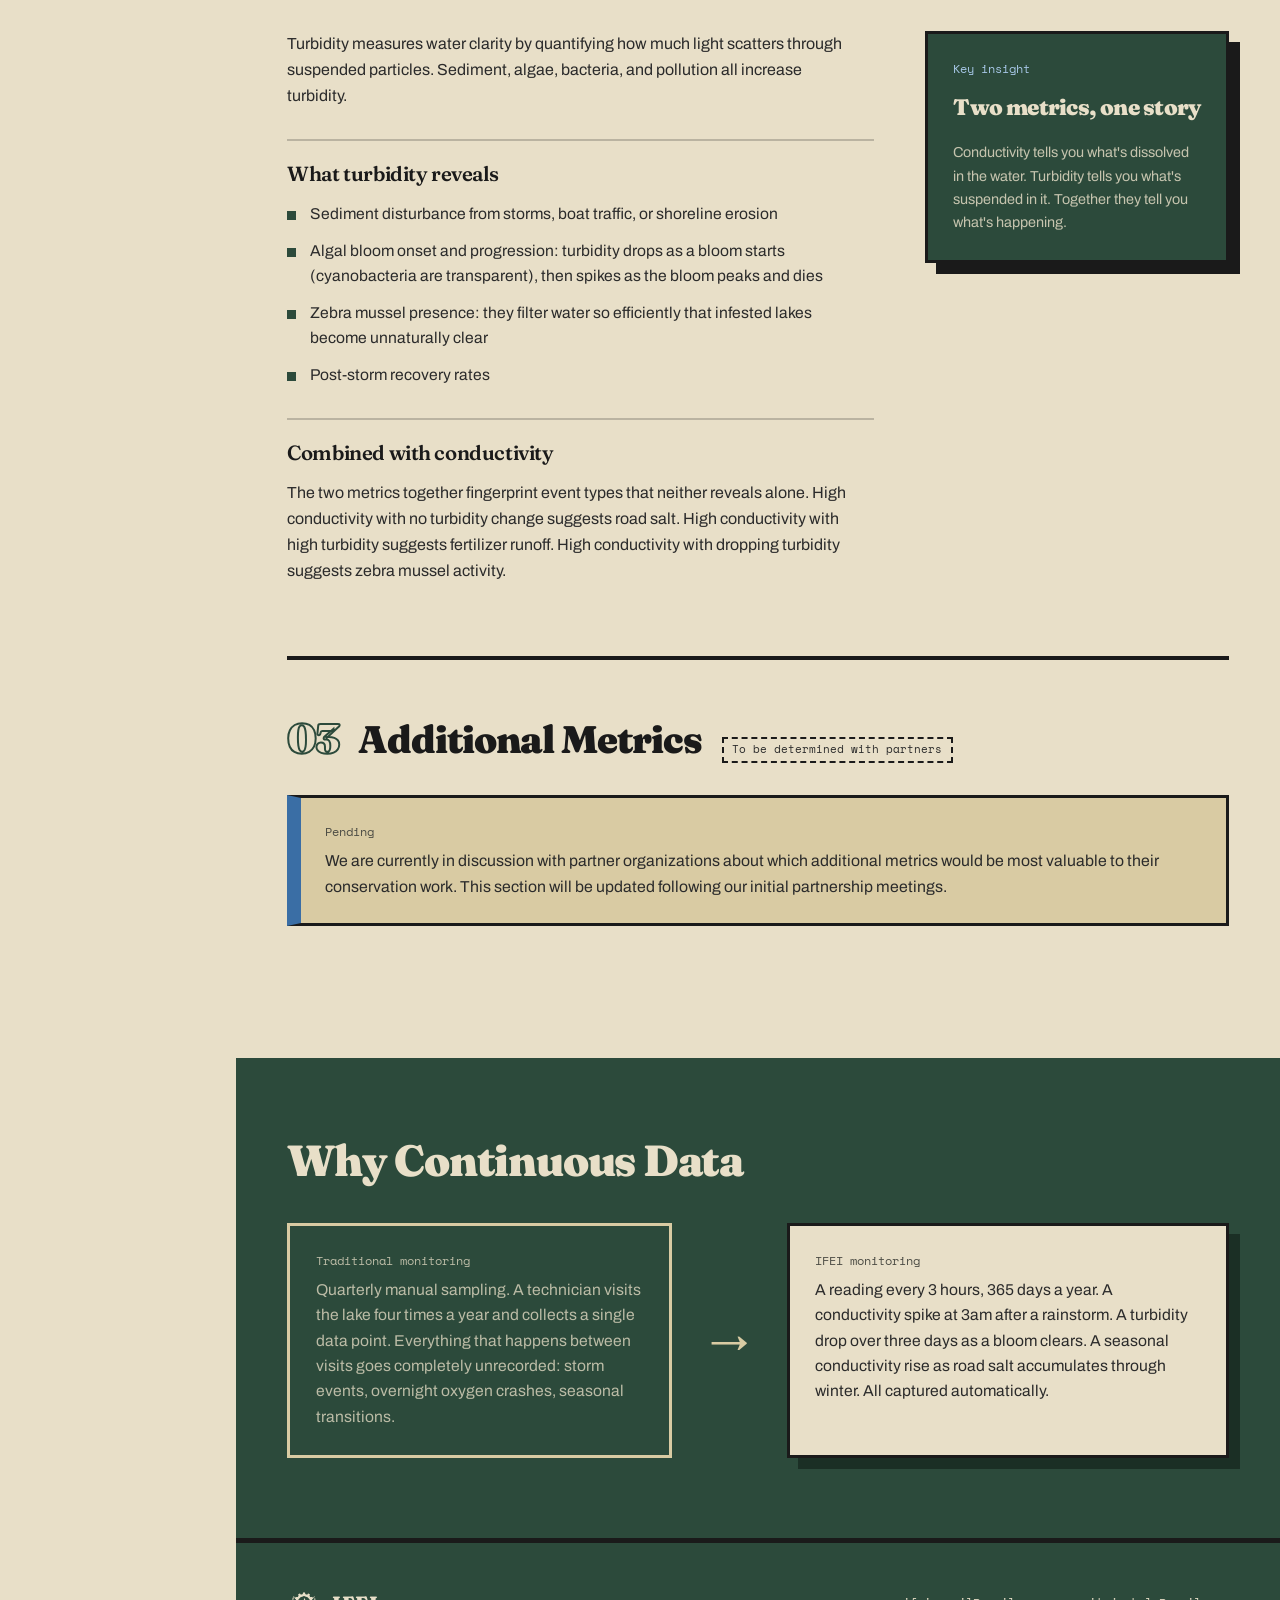
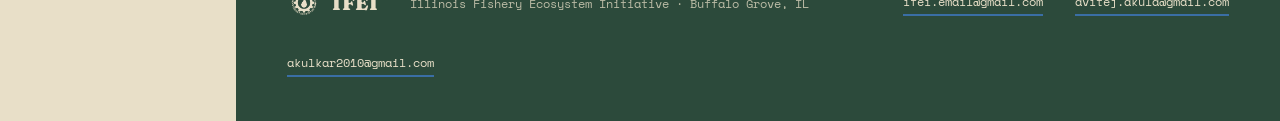
<file: science.html>
<!DOCTYPE html>
<html lang="en">
<head>
  <meta charset="UTF-8">
  <meta name="viewport" content="width=device-width, initial-scale=1.0">
  <title>Science | IFEI</title>
  <link rel="icon" type="image/png" href="images/ifeilogo.png">
  <link rel="apple-touch-icon" href="images/ifeilogo.png">
  <link rel="stylesheet" href="style.css">
  <link rel="preconnect" href="https://fonts.googleapis.com">
  <link rel="preconnect" href="https://fonts.gstatic.com" crossorigin>
  <link href="https://fonts.googleapis.com/css2?family=Fraunces:opsz,wght,SOFT,WONK@9..144,400..900,0..100,0..1&family=Archivo:wght@400;500;600;700&family=Space+Mono:wght@400;700&display=swap" rel="stylesheet">
</head>
<body>
  <nav>
    <div class="nav-inner">
      <a href="index.html" class="logo">
        <img class="logo-mark" src="images/ifeilogo.png" alt="">
        <span class="logo-word">IFEI</span>
      </a>
      <ul>
        <li><a href="index.html">Home</a></li>
        <li><a href="about.html">About</a></li>
        <li><a href="science.html" class="active">Science</a></li>
        <li><a href="device.html">Device</a></li>
        <li><a href="data.html">Data</a></li>
        <li><a href="partnerships.html">Partnerships</a></li>
        <li><a href="updates.html">Updates</a></li>
        <li><a href="https://github.com/Illinois-Fishery-Ecosystem-Initiative/ifei-data" target="_blank">GitHub</a></li>
        <li><a href="https://hcb.hackclub.com/donations/start/illinois-fishery-ecosystem-initiative" target="_blank" rel="noopener" class="nav-donate">Donate</a></li>
      </ul>
    </div>
  </nav>

  <div class="page-header">
    <div class="container">
      <span class="eyebrow">Methodology</span>
      <h1>The Science</h1>
      <p>What we measure, why it matters, and how it connects to the health of Northern Illinois lakes.</p>
    </div>
  </div>

  <section class="science-note">
    <div class="container">
      <div class="notice-block">
        <span class="mono-label">Note</span>
        <p>The metrics below reflect our current technical direction. Final sensor selection will be determined in partnership with the organizations managing these lakes. We build what's actually useful, not what we assume is needed.</p>
      </div>
    </div>
  </section>

  <section class="science-metrics">
    <div class="container">
      <div class="science-block">
        <div class="science-header">
          <span class="num">01</span>
          <h2>Water Conductivity</h2>
          <span class="tag">Current target metric</span>
        </div>
        <div class="science-body">
          <div class="science-text">
            <p>Conductivity measures how well water conducts electricity, a direct function of how many dissolved ions are present. Every salt, mineral, and pollutant that enters a lake changes its conductivity signature.</p>
            <h4>What conductivity predicts</h4>
            <ul>
              <li>Road salt runoff events: conductivity spikes sharply within hours of salt reaching the lake, a major and underdocumented issue in Northern Illinois winters</li>
              <li>Storm runoff intensity: sudden drops indicate large freshwater influx, spikes indicate nutrient and ion loading</li>
              <li>Invasive species risk: zebra mussels cannot establish below 150 µS/cm, making conductivity a direct early warning metric</li>
              <li>Algal bloom conditions: elevated ions fuel cyanobacteria growth</li>
              <li>Long-term urbanization impact: conductivity rises steadily as impervious surfaces increase in a watershed</li>
            </ul>
            <h4>The cascade nobody talks about</h4>
            <p>Road salt raises conductivity → Daphnia populations crash → algae blooms explode unchecked → oxygen crashes overnight → fish kills → ecosystem collapse. That full sequence is detectable and predictable from continuous conductivity data alone.</p>
          </div>
          <div class="science-aside">
            <div class="threshold-card">
              <span class="mono-label">Key threshold</span>
              <div class="threshold-num">150 µS/cm</div>
              <p>Minimum conductivity required for zebra mussel establishment. Lakes above this threshold are at active invasion risk.</p>
            </div>
          </div>
        </div>
      </div>

      <div class="science-block">
        <div class="science-header">
          <span class="num">02</span>
          <h2>Turbidity</h2>
          <span class="tag">Current target metric</span>
        </div>
        <div class="science-body">
          <div class="science-text">
            <p>Turbidity measures water clarity by quantifying how much light scatters through suspended particles. Sediment, algae, bacteria, and pollution all increase turbidity.</p>
            <h4>What turbidity reveals</h4>
            <ul>
              <li>Sediment disturbance from storms, boat traffic, or shoreline erosion</li>
              <li>Algal bloom onset and progression: turbidity drops as a bloom starts (cyanobacteria are transparent), then spikes as the bloom peaks and dies</li>
              <li>Zebra mussel presence: they filter water so efficiently that infested lakes become unnaturally clear</li>
              <li>Post-storm recovery rates</li>
            </ul>
            <h4>Combined with conductivity</h4>
            <p>The two metrics together fingerprint event types that neither reveals alone. High conductivity with no turbidity change suggests road salt. High conductivity with high turbidity suggests fertilizer runoff. High conductivity with dropping turbidity suggests zebra mussel activity.</p>
          </div>
          <div class="science-aside">
            <div class="threshold-card">
              <span class="mono-label">Key insight</span>
              <div class="threshold-num" style="font-size: 1.4rem; padding: 0.5rem 0;">Two metrics, one story</div>
              <p>Conductivity tells you what's dissolved in the water. Turbidity tells you what's suspended in it. Together they tell you what's happening.</p>
            </div>
          </div>
        </div>
      </div>

      <div class="science-block skeleton-block">
        <div class="science-header">
          <span class="num">03</span>
          <h2>Additional Metrics</h2>
          <span class="tag pending-tag">To be determined with partners</span>
        </div>
        <div class="notice-block">
          <span class="mono-label">Pending</span>
          <p>We are currently in discussion with partner organizations about which additional metrics would be most valuable to their conservation work. This section will be updated following our initial partnership meetings.</p>
        </div>
      </div>
    </div>
  </section>

  <section style="background: var(--blue); padding: 5rem 0;">
    <div class="container">
      <h2>Why Continuous Data</h2>
      <div class="continuous-grid">
        <div class="continuous-item">
          <span class="mono-label">Traditional monitoring</span>
          <p>Quarterly manual sampling. A technician visits the lake four times a year and collects a single data point. Everything that happens between visits goes completely unrecorded: storm events, overnight oxygen crashes, seasonal transitions.</p>
        </div>
        <div class="continuous-arrow">→</div>
        <div class="continuous-item">
          <span class="mono-label">IFEI monitoring</span>
          <p>A reading every 3 hours, 365 days a year. A conductivity spike at 3am after a rainstorm. A turbidity drop over three days as a bloom clears. A seasonal conductivity rise as road salt accumulates through winter. All captured automatically.</p>
        </div>
      </div>
    </div>
  </section>

  <footer>
    <div class="container">
      <div class="footer-inner">
        <span class="logo">
          <img class="logo-mark" src="images/ifeilogo.png" alt="">
          <span class="logo-word">IFEI</span>
        </span>
        <p>Illinois Fishery Ecosystem Initiative · Buffalo Grove, IL</p>
        <br>
        <a href="mailto:ifei.email@gmail.com">ifei.email@gmail.com</a>
        <a href="mailto:avitej.akula@gmail.com">avitej.akula@gmail.com</a>
        <a href="mailto:akulkar2010@gmail.com">akulkar2010@gmail.com</a>
      </div>
    </div>
  </footer>
  <script src="main.js"></script>
</body>
</html>
</file>
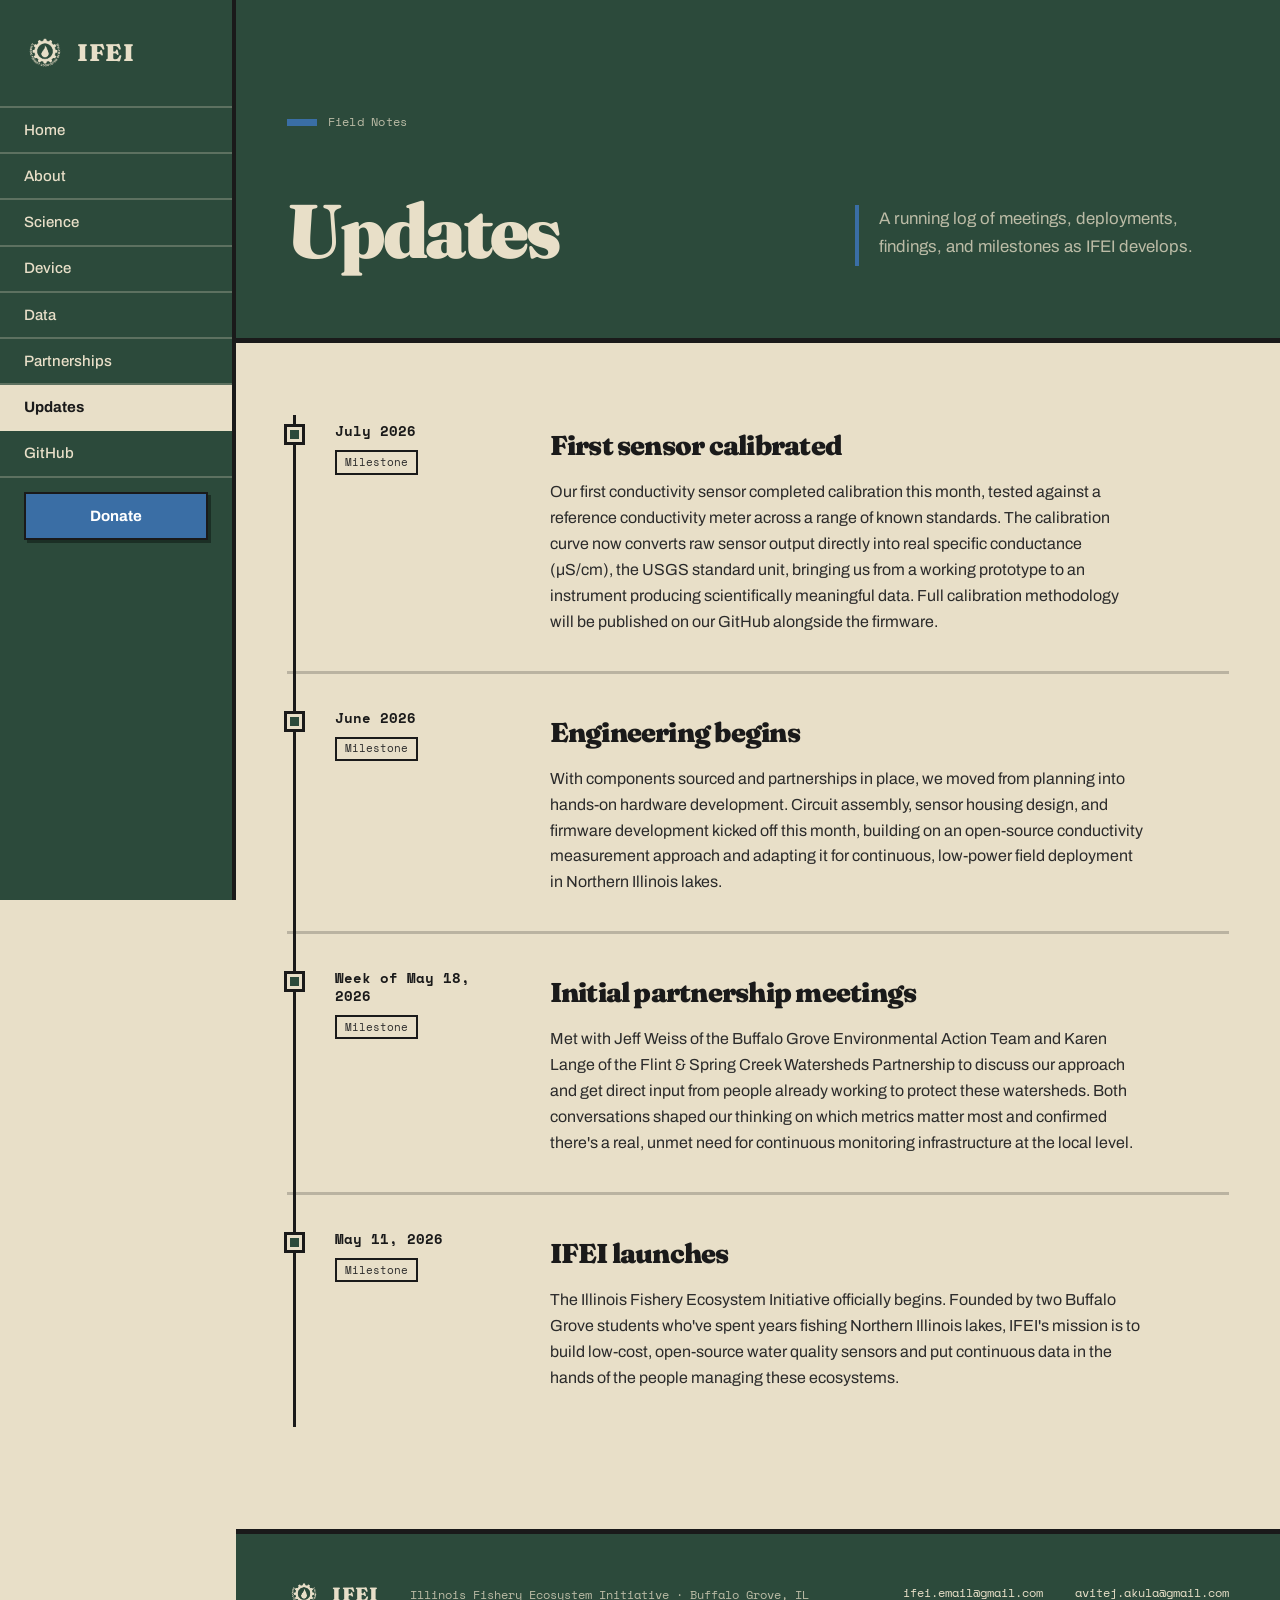
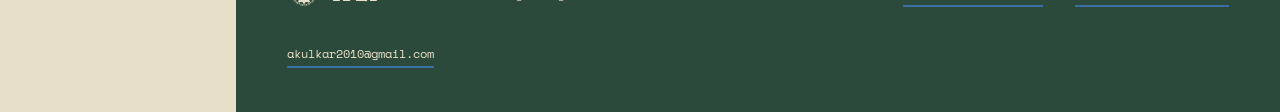
<file: updates.html>
<!DOCTYPE html>
<html lang="en">
<head>
  <meta charset="UTF-8">
  <meta name="viewport" content="width=device-width, initial-scale=1.0">
  <title>Updates | IFEI</title>
  <link rel="icon" type="image/png" href="images/ifeilogo.png">
  <link rel="apple-touch-icon" href="images/ifeilogo.png">
  <link rel="stylesheet" href="style.css">
  <link rel="preconnect" href="https://fonts.googleapis.com">
  <link rel="preconnect" href="https://fonts.gstatic.com" crossorigin>
  <link href="https://fonts.googleapis.com/css2?family=Fraunces:opsz,wght,SOFT,WONK@9..144,400..900,0..100,0..1&family=Archivo:wght@400;500;600;700&family=Space+Mono:wght@400;700&display=swap" rel="stylesheet">
</head>
<body>
  <nav>
    <div class="nav-inner">
      <a href="index.html" class="logo">
        <img class="logo-mark" src="images/ifeilogo.png" alt="">
        <span class="logo-word">IFEI</span>
      </a>
      <ul>
        <li><a href="index.html">Home</a></li>
        <li><a href="about.html">About</a></li>
        <li><a href="science.html">Science</a></li>
        <li><a href="device.html">Device</a></li>
        <li><a href="data.html">Data</a></li>
        <li><a href="partnerships.html">Partnerships</a></li>
        <li><a href="updates.html" class="active">Updates</a></li>
        <li><a href="https://github.com/Illinois-Fishery-Ecosystem-Initiative/ifei-data" target="_blank">GitHub</a></li>
        <li><a href="https://hcb.hackclub.com/donations/start/illinois-fishery-ecosystem-initiative" target="_blank" rel="noopener" class="nav-donate">Donate</a></li>
      </ul>
    </div>
  </nav>
  <div class="page-header">
    <div class="container">
      <span class="eyebrow">Field Notes</span>
      <h1>Updates</h1>
      <p>A running log of meetings, deployments, findings, and milestones as IFEI develops.</p>
    </div>
  </div>
  <section class="updates-section">
    <div class="container">
      <div class="timeline">

        <div class="update-entry">
          <div class="update-meta">
            <span class="update-date">July 2026</span>
            <span class="update-tag">Milestone</span>
          </div>
          <div class="update-body">
            <h3>First sensor calibrated</h3>
            <p>Our first conductivity sensor completed calibration this month, tested against a reference conductivity meter across a range of known standards. The calibration curve now converts raw sensor output directly into real specific conductance (µS/cm), the USGS standard unit, bringing us from a working prototype to an instrument producing scientifically meaningful data. Full calibration methodology will be published on our GitHub alongside the firmware.</p>
          </div>
        </div>

        <div class="update-entry">
          <div class="update-meta">
            <span class="update-date">June 2026</span>
            <span class="update-tag">Milestone</span>
          </div>
          <div class="update-body">
            <h3>Engineering begins</h3>
            <p>With components sourced and partnerships in place, we moved from planning into hands-on hardware development. Circuit assembly, sensor housing design, and firmware development kicked off this month, building on an open-source conductivity measurement approach and adapting it for continuous, low-power field deployment in Northern Illinois lakes.</p>
          </div>
        </div>

        <div class="update-entry">
          <div class="update-meta">
            <span class="update-date">Week of May 18, 2026</span>
            <span class="update-tag">Milestone</span>
          </div>
          <div class="update-body">
            <h3>Initial partnership meetings</h3>
            <p>Met with Jeff Weiss of the Buffalo Grove Environmental Action Team and Karen Lange of the Flint & Spring Creek Watersheds Partnership to discuss our approach and get direct input from people already working to protect these watersheds. Both conversations shaped our thinking on which metrics matter most and confirmed there's a real, unmet need for continuous monitoring infrastructure at the local level.</p>
          </div>
        </div>

        <div class="update-entry">
          <div class="update-meta">
            <span class="update-date">May 11, 2026</span>
            <span class="update-tag">Milestone</span>
          </div>
          <div class="update-body">
            <h3>IFEI launches</h3>
            <p>The Illinois Fishery Ecosystem Initiative officially begins. Founded by two Buffalo Grove students who've spent years fishing Northern Illinois lakes, IFEI's mission is to build low-cost, open-source water quality sensors and put continuous data in the hands of the people managing these ecosystems.</p>
          </div>
        </div>

      </div>
    </div>
  </section>
  <footer>
    <div class="container">
      <div class="footer-inner">
        <span class="logo">
          <img class="logo-mark" src="images/ifeilogo.png" alt="">
          <span class="logo-word">IFEI</span>
        </span>
        <p>Illinois Fishery Ecosystem Initiative · Buffalo Grove, IL</p>
        <br>
        <a href="mailto:ifei.email@gmail.com">ifei.email@gmail.com</a>
        <a href="mailto:avitej.akula@gmail.com">avitej.akula@gmail.com</a>
        <a href="mailto:akulkar2010@gmail.com">akulkar2010@gmail.com</a>
      </div>
    </div>
  </footer>
  <script src="main.js"></script>
</body>
</html>
</file>
<file: style.css>
/* ============================================================
   IFEI :: Illinois Fishery Ecosystem Initiative
   Visual direction: field bulletin. A conservation survey
   document printed on parchment with forest-green ink, heavy
   black rules, and letterpress-style hard offset shadows.
   ============================================================ */

*, *::before, *::after { box-sizing: border-box; margin: 0; padding: 0; }

:root {
  /* Core palette */
  --paper:        #E8DFC8;
  --paper-deep:   #D9CBA3;
  --forest:       #2C4A3B;
  --forest-light: #3F6652;
  --steel:        #3A6EA5;
  --ink:          #1A1A1A;
  --ink-soft:     #2B2B2B;
  --white:        #FFFFFF;

  /* Tonal variants derived from the core palette for contrast */
  --steel-ink:    #2F5C8C;  /* small link text on parchment */
  --steel-pale:   #A8C8E8;  /* small link text on forest    */
  --forest-deep:  #1B2F25;  /* offset shadow on dark panels */

  /* Contextual tokens, flipped by the forest panel rule below */
  --fg:        var(--ink);
  --fg-muted:  #4C4C44;
  --line:      var(--ink);
  --line-soft: rgba(26, 26, 26, 0.22);
  --link:      var(--steel-ink);
  --mark:      var(--forest);
  --surface:   var(--paper);

  /* Type */
  --display: 'Fraunces', 'Iowan Old Style', Georgia, serif;
  --text:    'Archivo', 'Helvetica Neue', Arial, sans-serif;
  --data:    'Space Mono', 'SFMono-Regular', Menlo, monospace;

  /* Metrics */
  --rail: 236px;
  --gutter: clamp(1.25rem, 4vw, 3.5rem);

  /* Legacy aliases so inline background hooks in the markup keep working */
  --blue: #2C4A3B;
  --blue-mid: #3F6652;
  --blue-light: #3F6652;
  --black: #1A1A1A;
  --off-white: #E8DFC8;
  --accent: #3A6EA5;
  --muted: #4C4C44;
  --border: rgba(26, 26, 26, 0.22);
  --serif: 'Fraunces', Georgia, serif;
  --mono: 'Space Mono', monospace;
}

html {
  scroll-behavior: smooth;
  -webkit-text-size-adjust: 100%;
}

body {
  background: var(--paper);
  color: var(--ink);
  font-family: var(--text);
  font-size: 1.0625rem;
  line-height: 1.62;
  font-weight: 400;
  overflow-x: hidden;
  -webkit-font-smoothing: antialiased;
}

::selection { background: var(--forest); color: var(--paper); }

a { color: var(--link); }

:focus-visible {
  outline: 3px solid var(--steel);
  outline-offset: 3px;
}

/* ------------------------------------------------------------
   Forest panels. Every dark section flips the contextual tokens
   in one place, so components below need no dark variant.
   ------------------------------------------------------------ */
nav,
footer,
.mission,
.team,
.partner-cta,
.page-header,
section[style*="--blue"] {
  background: var(--forest);
  color: var(--paper);
  --fg: var(--paper);
  --fg-muted: rgba(232, 223, 200, 0.76);
  --line: var(--paper-deep);
  --line-soft: rgba(232, 223, 200, 0.26);
  --link: var(--steel-pale);
  --mark: var(--paper-deep);
  --surface: var(--forest);
}

/* ============================================================
   NAVIGATION :: vertical rail on desktop, top bar on small screens
   ============================================================ */
nav {
  position: fixed;
  top: 0;
  left: 0;
  bottom: 0;
  width: var(--rail);
  z-index: 100;
  border-right: 4px solid var(--ink);
}

.nav-inner {
  height: 100%;
  max-width: none;
  margin: 0;
  padding: 2rem 1.5rem 1.75rem;
  display: flex;
  flex-direction: column;
  align-items: stretch;
  gap: 2rem;
}

.logo {
  display: flex;
  align-items: center;
  gap: 0.7rem;
  color: var(--paper);
  text-decoration: none;
}

.logo-mark {
  width: 42px;
  height: 42px;
  display: block;
  flex-shrink: 0;
}

.logo-word {
  font-family: var(--display);
  font-variation-settings: "SOFT" 18, "WONK" 1;
  font-weight: 900;
  font-size: 1.5rem;
  letter-spacing: 0.02em;
  line-height: 1;
}

nav ul {
  list-style: none;
  display: flex;
  flex-direction: column;
  gap: 0;
  margin: 0 -1.5rem;
  border-top: 2px solid var(--line-soft);
}

nav ul li { display: block; }

nav ul a {
  display: block;
  font-family: var(--text);
  font-size: 0.94rem;
  font-weight: 500;
  color: var(--paper);
  text-decoration: none;
  padding: 0.62rem 1.5rem;
  border-bottom: 2px solid var(--line-soft);
  transition: background 0.14s ease, color 0.14s ease, padding-left 0.14s ease;
}

nav ul a:hover {
  background: var(--forest-light);
  padding-left: 1.85rem;
}

nav ul a.active {
  background: var(--paper);
  color: var(--ink);
  font-weight: 700;
}

nav ul a.nav-donate {
  margin: 0.9rem 1.5rem 0;
  padding: 0.62rem 1rem;
  background: var(--steel);
  color: var(--white);
  font-weight: 700;
  text-align: center;
  border: 2px solid var(--ink);
  box-shadow: 3px 3px 0 var(--forest-deep);
}

nav ul a.nav-donate:hover {
  background: var(--steel-ink);
  padding-left: 1rem;
}

/* ============================================================
   HERO
   ============================================================ */
.hero {
  position: relative;
  display: grid;
  grid-template-columns: 1.1fr 0.9fr;
  gap: 4rem;
  align-items: center;
  max-width: 1180px;
  margin: 0 auto;
  padding: 5rem var(--gutter);
}

.hero-lake {
  display: flex;
  align-items: flex-end;
  grid-template-columns: none;
  max-width: none;
  width: 100%;
  min-height: 88vh;
  padding: 0;
  background-size: cover;
  background-position: center 45%;
  background-repeat: no-repeat;
  border-bottom: 5px solid var(--ink);
}

.hero-overlay {
  position: absolute;
  inset: 0;
  background:
    linear-gradient(190deg,
      rgba(44, 74, 59, 0.72) 0%,
      rgba(26, 26, 26, 0.42) 45%,
      rgba(44, 74, 59, 0.88) 100%);
  z-index: 0;
}

.hero-lake .hero-text {
  position: relative;
  z-index: 2;
  background: var(--paper);
  color: var(--ink);
  border: 5px solid var(--ink);
  box-shadow: 16px 16px 0 var(--forest);
  padding: clamp(1.75rem, 3.6vw, 3.25rem);
  margin: 0 0 -5.5rem clamp(1.25rem, 5vw, 5rem);
  width: min(100% - 2.5rem, 47rem);
  max-width: none;
}

.eyebrow {
  display: inline-flex;
  align-items: center;
  gap: 0.65rem;
  font-family: var(--data);
  font-size: 0.78rem;
  letter-spacing: 0.02em;
  color: var(--fg-muted);
  text-transform: none;
  margin-bottom: 1.1rem;
}

.eyebrow::before {
  content: "";
  width: 30px;
  height: 7px;
  background: var(--steel);
  flex-shrink: 0;
}

.hero-lake .hero-text .eyebrow { --fg-muted: #4C4C44; }

.hero h1 {
  font-family: var(--display);
  font-variation-settings: "SOFT" 16, "WONK" 1;
  font-weight: 900;
  font-size: clamp(3rem, 7vw, 5.6rem);
  line-height: 0.9;
  letter-spacing: -0.035em;
  margin-bottom: 1.4rem;
}

.hero-sub {
  font-family: var(--text);
  font-size: 1.1rem;
  font-weight: 400;
  font-style: normal;
  line-height: 1.55;
  max-width: 44ch;
  margin-bottom: 2.25rem;
  opacity: 1;
  color: var(--ink-soft);
}

/* ============================================================
   BUTTONS :: hard offset, no radius, press-in on click
   ============================================================ */
.btn {
  display: inline-block;
  font-family: var(--text);
  font-size: 0.98rem;
  font-weight: 700;
  color: var(--paper);
  background: var(--forest);
  padding: 0.85rem 1.7rem;
  text-decoration: none;
  border: 3px solid var(--ink);
  border-radius: 0;
  box-shadow: 7px 7px 0 var(--ink);
  transition: transform 0.12s ease, box-shadow 0.12s ease, background 0.12s ease;
}

.btn:hover {
  background: var(--forest-light);
  transform: translate(3px, 3px);
  box-shadow: 4px 4px 0 var(--ink);
}

.btn:active {
  transform: translate(7px, 7px);
  box-shadow: 0 0 0 var(--ink);
}

section[style*="--blue"] .btn,
.partner-cta .btn {
  background: var(--paper);
  color: var(--ink);
  border-color: var(--ink);
  box-shadow: 7px 7px 0 var(--ink);
}

section[style*="--blue"] .btn:hover,
.partner-cta .btn:hover { background: var(--paper-deep); }

/* ============================================================
   SENSOR DIAGRAM (retained for the non-photo hero variant)
   ============================================================ */
.hero-visual { display: flex; align-items: center; justify-content: center; }
.sensor-diagram { position: relative; width: 200px; }

.spike-label, .probe-label {
  font-family: var(--data);
  font-size: 0.68rem;
  color: var(--fg-muted);
}

.spike-label { margin-bottom: 0.5rem; }

.spike-unit {
  display: flex;
  flex-direction: column;
  align-items: center;
  width: 80px;
  margin: 0 auto;
}

.solar {
  width: 72px;
  height: 22px;
  background: repeating-linear-gradient(90deg,
    var(--forest-light) 0 8px, var(--forest) 8px 9px);
  border: 2px solid var(--ink);
  border-radius: 0;
}

.enclosure {
  width: 64px;
  background: var(--forest);
  border: 2px solid var(--ink);
  border-radius: 0;
  margin-top: 4px;
  padding: 8px 6px;
  display: flex;
  flex-direction: column;
  gap: 4px;
}

.enclosure span {
  font-family: var(--data);
  font-size: 0.58rem;
  color: var(--paper);
  background: var(--forest-light);
  border: 1px solid var(--paper-deep);
  border-radius: 0;
  padding: 2px 4px;
  text-align: center;
}

.wire { width: 3px; height: 20px; background: var(--ink); }

.water-surface {
  height: 3px;
  background: var(--steel);
  margin: 0 -20px;
  position: relative;
}

.water-surface::after {
  content: 'water surface';
  font-family: var(--data);
  font-size: 0.58rem;
  color: var(--fg-muted);
  position: absolute;
  right: -84px;
  top: -6px;
  white-space: nowrap;
}

.probe-wrap { display: flex; flex-direction: column; align-items: center; padding-top: 8px; }
.tether { width: 2px; height: 40px; background: var(--ink); }

.sphere {
  width: 52px;
  height: 52px;
  border-radius: 50%;
  border: 3px solid var(--ink);
  background: var(--paper-deep);
  display: flex;
  flex-direction: column;
  align-items: center;
  justify-content: center;
  gap: 6px;
}

.electrode { width: 28px; height: 3px; background: var(--steel); }
.probe-label { margin-top: 0.6rem; text-align: center; }

/* ============================================================
   SHARED SECTION SHELL
   ============================================================ */
.container {
  max-width: 1180px;
  margin: 0 auto;
  padding: 0 var(--gutter);
}

section { padding: clamp(4rem, 8vw, 7rem) 0; }

section h2 {
  font-family: var(--display);
  font-variation-settings: "SOFT" 16, "WONK" 1;
  font-weight: 900;
  font-size: clamp(1.9rem, 3.4vw, 3rem);
  line-height: 1.02;
  letter-spacing: -0.028em;
  color: var(--fg);
  margin-bottom: 2.5rem;
}

h3, h4 {
  font-family: var(--text);
  font-weight: 700;
  letter-spacing: -0.008em;
  color: var(--fg);
}

p { color: var(--fg); }

/* ============================================================
   MISSION :: hanging outlined numerals, stepped indents
   ============================================================ */
.hero-lake + .mission { padding-top: clamp(9rem, 14vw, 12rem); }

.mission-grid {
  display: grid;
  grid-template-columns: 1fr;
  gap: 0;
}

.mission-block {
  display: grid;
  grid-template-columns: 8.5rem minmax(0, 60ch);
  column-gap: clamp(1.5rem, 4vw, 3rem);
  row-gap: 0.4rem;
  padding: 2.6rem 0;
  border-top: 3px solid var(--line-soft);
  align-items: start;
}

.mission-block:first-child { border-top: none; padding-top: 0; }
.mission-block:nth-child(2) { margin-left: clamp(0rem, 5vw, 5rem); }
.mission-block:nth-child(3) { margin-left: clamp(0rem, 10vw, 10rem); }

.num {
  font-family: var(--display);
  font-variation-settings: "SOFT" 0, "WONK" 1;
  font-weight: 900;
  font-size: 4.25rem;
  line-height: 0.8;
  letter-spacing: -0.05em;
  color: transparent;
  -webkit-text-stroke: 2px var(--mark);
  display: block;
}

.mission-block .num { grid-column: 1; grid-row: 1 / span 2; }

.mission-block h3 {
  grid-column: 2;
  grid-row: 1;
  font-size: 1.4rem;
  margin-bottom: 0.6rem;
}

.mission-block p {
  grid-column: 2;
  grid-row: 2;
  color: var(--fg-muted);
  font-size: 1.02rem;
}

/* ============================================================
   METRICS :: asymmetric spans, one panel inverted
   ============================================================ */
.metrics-grid {
  display: grid;
  grid-template-columns: repeat(12, 1fr);
  gap: 1.75rem;
}

.metric-card {
  position: relative;
  border: 3px solid var(--ink);
  border-radius: 0;
  padding: clamp(1.5rem, 2.6vw, 2.25rem);
  background: var(--paper);
  transition: transform 0.14s ease, box-shadow 0.14s ease;
}

.metric-card:nth-child(1) {
  grid-column: 1 / span 7;
  background: var(--forest);
  color: var(--paper);
  box-shadow: 10px 10px 0 var(--ink);
}

.metric-card:nth-child(2) {
  grid-column: 8 / span 5;
  margin-top: 4.5rem;
  background: var(--paper-deep);
  box-shadow: 10px 10px 0 var(--forest);
}

.metric-card:nth-child(3) {
  grid-column: 2 / span 8;
  margin-top: -1.5rem;
  z-index: 2;
  box-shadow: 10px 10px 0 var(--ink);
}

.metric-card:hover {
  transform: translate(-3px, -3px);
  box-shadow: 13px 13px 0 var(--ink);
}

.metric-card:nth-child(2):hover { box-shadow: 13px 13px 0 var(--forest); }

.metric-icon {
  font-size: 1.35rem;
  line-height: 1;
  width: 2.9rem;
  height: 2.9rem;
  display: grid;
  place-items: center;
  border: 3px solid var(--ink);
  margin-bottom: 1.25rem;
  color: transparent;
  text-shadow: 0 0 0 var(--ink);
}

.metric-card:nth-child(1) .metric-icon {
  border-color: var(--paper);
  text-shadow: 0 0 0 var(--paper);
}
.metric-card h4 { font-size: 1.25rem; margin-bottom: 0.6rem; }
.metric-card:nth-child(1) h4 { color: var(--paper); }
.metric-card p { font-size: 0.98rem; color: var(--ink-soft); }
.metric-card:nth-child(1) p { color: rgba(232, 223, 200, 0.82); }

/* ============================================================
   TEAM
   ============================================================ */
.team-grid {
  display: grid;
  grid-template-columns: repeat(2, minmax(0, 1fr));
  gap: 2rem;
  max-width: 860px;
}

.team-card,
.team-card-full {
  border: 3px solid var(--line);
  border-radius: 0;
  padding: clamp(1.5rem, 2.4vw, 2rem);
  background: transparent;
}

.team-grid .team-card:nth-child(2) { margin-top: 2.75rem; }

.team-card h4 {
  font-family: var(--display);
  font-variation-settings: "SOFT" 16, "WONK" 1;
  font-weight: 600;
  font-size: 1.45rem;
  letter-spacing: -0.02em;
  margin-bottom: 0.15rem;
}

.role {
  font-family: var(--data);
  font-size: 0.76rem;
  color: var(--link);
  display: block;
  margin-bottom: 0.9rem;
}

.team-card p,
.team-card-full p { font-size: 0.97rem; color: var(--fg-muted); }

/* ============================================================
   PAGE HEADER :: forest slab, title and standfirst side by side
   ============================================================ */
.page-header {
  padding: clamp(4.5rem, 9vw, 7rem) 0 clamp(3rem, 6vw, 4.5rem);
  border-bottom: 5px solid var(--ink);
}

.page-header .container {
  display: grid;
  grid-template-columns: minmax(0, 1.35fr) minmax(0, 1fr);
  gap: clamp(1.5rem, 5vw, 4rem);
  align-items: end;
}

.page-header .eyebrow { grid-column: 1 / -1; margin-bottom: 0; }

.page-header h1 {
  font-family: var(--display);
  font-variation-settings: "SOFT" 16, "WONK" 1;
  font-weight: 900;
  font-size: clamp(2.6rem, 6vw, 4.75rem);
  line-height: 0.92;
  letter-spacing: -0.035em;
  margin: 0;
}

.page-header p {
  font-size: 1.05rem;
  font-style: normal;
  color: var(--fg-muted);
  max-width: 42ch;
  padding-bottom: 0.4rem;
  border-left: 4px solid var(--steel);
  padding-left: 1.25rem;
}

/* ============================================================
   PARTNERSHIPS
   ============================================================ */
.partners { padding: clamp(3rem, 6vw, 4.5rem) 0 clamp(4rem, 8vw, 7rem); }

.partner-group { margin-bottom: 4.5rem; }

.group-label {
  font-family: var(--display);
  font-variation-settings: "SOFT" 16, "WONK" 1;
  font-weight: 900;
  font-size: 1.7rem;
  letter-spacing: -0.02em;
  text-transform: none;
  color: var(--fg);
  border-bottom: 6px solid var(--ink);
  padding-bottom: 0.75rem;
  margin-bottom: 2.25rem;
}

.partner-card {
  border: 3px solid var(--ink);
  border-radius: 0;
  background: var(--paper);
  padding: clamp(1.4rem, 2.4vw, 2rem);
  margin-bottom: 1.5rem;
  transition: transform 0.14s ease, box-shadow 0.14s ease;
}

.partner-card:nth-of-type(even) { margin-left: clamp(0rem, 3.5vw, 3rem); }

.partner-card.active { border-left: 14px solid var(--forest); }

.partner-card.pending {
  border-left: 14px solid var(--paper-deep);
  background: rgba(217, 203, 163, 0.34);
}

.partner-card:hover {
  transform: translate(-3px, -3px);
  box-shadow: 9px 9px 0 var(--forest);
}

.partner-header {
  display: flex;
  align-items: flex-start;
  justify-content: space-between;
  margin-bottom: 0.9rem;
  gap: 1rem;
}

.partner-header h4 {
  font-family: var(--display);
  font-variation-settings: "SOFT" 16, "WONK" 1;
  font-weight: 600;
  font-size: 1.3rem;
  letter-spacing: -0.02em;
  margin-bottom: 0.45rem;
}

.tag {
  display: inline-block;
  font-family: var(--data);
  font-size: 0.7rem;
  color: var(--ink-soft);
  border: 2px solid var(--ink);
  padding: 0.1rem 0.5rem;
}

.status-dot {
  width: 14px;
  height: 14px;
  border-radius: 0;
  border: 2px solid var(--ink);
  flex-shrink: 0;
  margin-top: 8px;
}

.active-dot { background: var(--steel); }
.pending-dot { background: transparent; }

.partner-card p { font-size: 0.97rem; color: var(--ink-soft); margin-bottom: 0.5rem; }

.contact {
  font-family: var(--data);
  font-size: 0.78rem !important;
  color: var(--ink-soft) !important;
  border-top: 2px solid var(--line-soft);
  padding-top: 0.7rem;
  margin-top: 1rem;
}

.contact a { color: var(--steel-ink); text-decoration: underline; text-underline-offset: 3px; }
.contact a:hover { background: var(--paper-deep); }

/* CTA */
.partner-cta {
  text-align: left;
  padding: clamp(4rem, 8vw, 6rem) 0;
  border-top: 5px solid var(--ink);
}

.partner-cta .container {
  display: grid;
  grid-template-columns: minmax(0, 1fr) minmax(0, 1fr);
  gap: clamp(1.5rem, 5vw, 4rem);
  align-items: center;
}

.partner-cta h2 {
  grid-column: 1;
  grid-row: 1 / span 2;
  align-self: center;
  margin-bottom: 0;
}

.partner-cta p {
  grid-column: 2;
  grid-row: 1;
  font-style: normal;
  color: var(--fg-muted);
  max-width: 46ch;
  margin: 0 0 1.75rem;
}

.partner-cta .btn { grid-column: 2; grid-row: 2; justify-self: start; }

/* ============================================================
   FOOTER
   ============================================================ */
footer {
  border-top: 5px solid var(--ink);
  padding: 2.75rem 0;
}

.footer-inner {
  display: flex;
  align-items: center;
  gap: 2rem;
  flex-wrap: wrap;
}

footer .logo { color: var(--paper); }
footer .logo-mark { width: 34px; height: 34px; }
footer .logo-word { font-size: 1.2rem; }

.footer-inner p {
  font-family: var(--data);
  font-size: 0.78rem;
  color: var(--fg-muted);
  margin-right: auto;
}

.footer-inner a {
  font-family: var(--data);
  font-size: 0.78rem;
  color: var(--paper);
  text-decoration: none;
  border-bottom: 2px solid var(--steel);
  padding-bottom: 2px;
}

.footer-inner a:hover { background: var(--forest-light); }

/* ============================================================
   REVEAL :: opacity only, no stagger theatrics
   ============================================================ */
.fade-in { opacity: 0; transition: opacity 0.45s ease; }
.fade-in.visible { opacity: 1; }

@media (prefers-reduced-motion: reduce) {
  html { scroll-behavior: auto; }
  *, *::before, *::after {
    animation-duration: 0.001ms !important;
    transition-duration: 0.001ms !important;
  }
  .fade-in { opacity: 1; }
}

/* ============================================================
   ABOUT
   ============================================================ */
.two-col {
  display: grid;
  grid-template-columns: minmax(0, 1.4fr) minmax(0, 1fr);
  gap: clamp(2rem, 5vw, 4.5rem);
  align-items: start;
}

.about-story { padding: clamp(3.5rem, 7vw, 5.5rem) 0; }

.about-story .two-col > div:first-child p {
  max-width: 62ch;
  margin-bottom: 1.1rem;
  color: var(--ink-soft);
}

.about-story .two-col > div:first-child p:first-of-type {
  font-size: 1.28rem;
  line-height: 1.5;
  font-weight: 500;
  color: var(--ink);
}

.quote-block {
  border: none;
  border-left: 10px solid var(--forest);
  padding: 0.4rem 0 0.4rem 1.5rem;
  margin-bottom: 2.25rem;
  background: transparent;
}

.quote-block p {
  font-family: var(--display);
  font-variation-settings: "SOFT" 16, "WONK" 1;
  font-weight: 600;
  font-style: normal;
  font-size: 1.35rem;
  line-height: 1.34;
  letter-spacing: -0.018em;
  color: var(--ink);
}

.mission-statement {
  border: 3px solid var(--ink);
  border-radius: 0;
  background: var(--paper-deep);
  box-shadow: 9px 9px 0 var(--forest);
  padding: 1.5rem;
}

.mission-statement p { font-size: 0.99rem; color: var(--ink-soft); margin-top: 0.45rem; }

.about-approach { padding: clamp(3.5rem, 7vw, 5.5rem) 0; }

.approach-grid {
  display: grid;
  grid-template-columns: repeat(12, 1fr);
  gap: clamp(1.5rem, 3vw, 2.75rem);
}

.approach-item {
  border-top: 4px solid var(--line);
  padding-top: 1.25rem;
}

.approach-item:nth-child(1) { grid-column: 1 / span 7; }
.approach-item:nth-child(2) { grid-column: 8 / span 5; }
.approach-item:nth-child(3) { grid-column: 1 / span 5; }
.approach-item:nth-child(4) { grid-column: 6 / span 7; }

.approach-item .num { font-size: 3rem; margin-bottom: 0.5rem; }
.approach-item h4 { font-size: 1.2rem; margin: 0.35rem 0 0.6rem; }
.approach-item p { font-size: 0.98rem; color: var(--fg-muted); max-width: 56ch; }

.team-full { padding: clamp(3.5rem, 7vw, 5.5rem) 0; }

.team-grid-full {
  display: grid;
  grid-template-columns: repeat(2, minmax(0, 1fr));
  gap: 2rem;
  max-width: 940px;
}

.team-grid-full .team-card-full:nth-child(2) { margin-top: 2.75rem; }
.team-card-full { box-shadow: 10px 10px 0 var(--forest); background: var(--paper); }
.team-card-header { margin-bottom: 1rem; }

.team-card-header h3 {
  font-family: var(--display);
  font-variation-settings: "SOFT" 16, "WONK" 1;
  font-weight: 900;
  font-size: 1.6rem;
  letter-spacing: -0.025em;
  margin-bottom: 0.2rem;
}

.team-links { margin-top: 1.1rem; }

.team-links a {
  font-family: var(--data);
  font-size: 0.78rem;
  color: var(--steel-ink);
  text-decoration: underline;
  text-underline-offset: 3px;
}

/* ============================================================
   SCIENCE
   ============================================================ */
.science-note { padding: clamp(2.5rem, 5vw, 3.5rem) 0 0; }

.notice-block {
  border: 3px solid var(--ink);
  border-left: 14px solid var(--steel);
  border-radius: 0;
  background: var(--paper-deep);
  padding: 1.5rem;
}

.notice-block.large { padding: clamp(1.75rem, 3.5vw, 2.5rem); }
.notice-block p { font-size: 0.99rem; color: var(--ink-soft); margin-top: 0.45rem; }

section[style*="--blue"] .notice-block {
  background: var(--forest-light);
  border-color: var(--paper-deep);
  border-left-color: var(--steel-pale);
}

section[style*="--blue"] .notice-block p { color: var(--paper); }

.mono-label {
  font-family: var(--data);
  font-size: 0.74rem;
  color: var(--fg-muted);
  text-transform: none;
  display: block;
  margin-bottom: 0.4rem;
}

.science-metrics { padding: clamp(3rem, 6vw, 4.5rem) 0; }

.science-block {
  border-bottom: 4px solid var(--line);
  padding: clamp(2.5rem, 5vw, 3.75rem) 0;
}

.science-block:last-child { border-bottom: none; }

.science-header {
  display: flex;
  align-items: baseline;
  gap: 1.25rem;
  margin-bottom: 2rem;
  flex-wrap: wrap;
}

.science-header .num { font-size: 2.6rem; }
.science-header h2 { font-size: clamp(1.7rem, 3vw, 2.5rem); margin: 0; }

.pending-tag {
  font-family: var(--data);
  font-size: 0.7rem;
  color: var(--ink-soft);
  border: 2px dashed var(--ink);
  padding: 0.12rem 0.55rem;
}

.science-body {
  display: grid;
  grid-template-columns: minmax(0, 1fr) 19rem;
  gap: clamp(2rem, 4vw, 3.5rem);
  align-items: start;
}

.science-text h4 {
  font-family: var(--display);
  font-variation-settings: "SOFT" 16, "WONK" 1;
  font-weight: 600;
  font-size: 1.28rem;
  letter-spacing: -0.02em;
  color: var(--ink);
  margin: 1.9rem 0 0.7rem;
  padding-top: 1rem;
  border-top: 2px solid var(--line-soft);
}

.science-text p { font-size: 1rem; color: var(--ink-soft); margin-bottom: 0.8rem; max-width: 64ch; }

.science-text ul {
  padding-left: 0;
  list-style: none;
  font-size: 0.98rem;
  color: var(--ink-soft);
  max-width: 64ch;
}

.science-text ul li {
  margin-bottom: 0.7rem;
  padding-left: 1.4rem;
  position: relative;
}

.science-text ul li::before {
  content: "";
  position: absolute;
  left: 0;
  top: 0.62em;
  width: 9px;
  height: 9px;
  background: var(--forest);
}

.threshold-card {
  border: 3px solid var(--ink);
  border-radius: 0;
  background: var(--forest);
  color: var(--paper);
  box-shadow: 11px 11px 0 var(--ink);
  padding: 1.6rem;
  position: sticky;
  top: 2rem;
}

.threshold-card .mono-label { color: var(--steel-pale); }

.threshold-num {
  font-family: var(--display);
  font-variation-settings: "SOFT" 12, "WONK" 1;
  font-weight: 900;
  font-size: 2.5rem;
  line-height: 1.02;
  letter-spacing: -0.035em;
  color: var(--paper);
  margin: 0.6rem 0 0.9rem;
}

.threshold-card p { font-size: 0.9rem; color: rgba(232, 223, 200, 0.82); }

.skeleton-block { opacity: 1; }
.skeleton-text { opacity: 1; font-style: normal; color: var(--fg-muted); }

.continuous-grid {
  display: grid;
  grid-template-columns: minmax(0, 1fr) auto minmax(0, 1.15fr);
  gap: clamp(1.25rem, 3vw, 2.5rem);
  align-items: stretch;
}

.continuous-item {
  border: 3px solid var(--paper-deep);
  padding: 1.6rem;
}

.continuous-grid .continuous-item:last-child {
  background: var(--paper);
  border-color: var(--ink);
  box-shadow: 11px 11px 0 var(--forest-deep);
}

.continuous-grid .continuous-item:last-child .mono-label { color: #4C4C44; }
.continuous-grid .continuous-item:last-child p { color: var(--ink-soft); }

.continuous-arrow {
  font-size: 2.4rem;
  line-height: 1;
  color: var(--paper-deep);
  align-self: center;
  text-align: center;
}

.continuous-item p { font-size: 0.98rem; color: var(--fg-muted); margin-top: 0.4rem; }

/* ============================================================
   DEVICE
   ============================================================ */
.device-overview { padding: clamp(3.5rem, 7vw, 5.5rem) 0; }

.device-overview .two-col > div:first-child > p {
  font-size: 1.12rem;
  color: var(--ink-soft);
  max-width: 58ch;
}

.design-principles { margin-top: 2.25rem; }

.principle {
  border-top: 3px solid var(--ink);
  padding: 1.2rem 0;
}

.principle p { font-size: 0.97rem; color: var(--ink-soft); margin-top: 0.3rem; max-width: 54ch; }

.device-bom {
  border: 3px solid var(--ink);
  border-radius: 0;
  background: var(--paper-deep);
  box-shadow: 11px 11px 0 var(--forest);
  padding: 1.75rem;
  align-self: start;
  position: sticky;
  top: 2rem;
}

.bom-table {
  width: 100%;
  border-collapse: collapse;
  margin-top: 1rem;
  font-size: 0.92rem;
}

.bom-table tr { border-bottom: 1px solid rgba(26, 26, 26, 0.28); }
.bom-table td { padding: 0.55rem 0; color: var(--ink-soft); }

.bom-table .price {
  text-align: right;
  font-family: var(--data);
  font-size: 0.88rem;
  color: var(--ink);
}

.bom-total { border-top: 4px solid var(--ink) !important; border-bottom: none !important; }
.bom-total td { font-weight: 700; color: var(--ink); padding-top: 0.8rem; font-size: 1.05rem; }
.bom-total .price { font-size: 1.05rem; font-weight: 700; }

.bom-note {
  font-family: var(--data);
  font-size: 0.7rem;
  color: #4C4C44;
  margin-top: 1rem;
}

.arch-grid {
  display: grid;
  grid-template-columns: 1fr auto 1fr auto 1fr auto 1fr;
  gap: 1rem;
  align-items: stretch;
  margin-top: 2.25rem;
}

.arch-block {
  border: 3px solid var(--paper-deep);
  border-radius: 0;
  padding: 1.4rem;
}

.arch-grid .arch-block:nth-of-type(odd) { background: rgba(232, 223, 200, 0.07); }

.arch-num {
  font-family: var(--display);
  font-variation-settings: "SOFT" 0, "WONK" 1;
  font-weight: 900;
  font-size: 2.4rem;
  line-height: 0.85;
  color: transparent;
  -webkit-text-stroke: 2px var(--paper-deep);
  display: block;
  margin-bottom: 0.85rem;
}

.arch-block h4 { font-size: 1.08rem; margin-bottom: 0.45rem; }
.arch-block p { font-size: 0.88rem; color: var(--fg-muted); }

.arch-arrow {
  font-size: 1.5rem;
  color: var(--paper-deep);
  align-self: center;
}

.device-probe { padding: clamp(3.5rem, 7vw, 5.5rem) 0; }
.device-probe p { font-size: 1rem; color: var(--ink-soft); margin-bottom: 1rem; max-width: 60ch; }

.device-probe h4 {
  font-family: var(--display);
  font-variation-settings: "SOFT" 16, "WONK" 1;
  font-weight: 600;
  font-size: 1.28rem;
  letter-spacing: -0.02em;
  color: var(--ink);
  margin: 1.9rem 0 0.6rem;
  padding-top: 1rem;
  border-top: 2px solid var(--line-soft);
}

.probe-specs { display: flex; flex-direction: column; }

.spec-block {
  border-top: 3px solid var(--ink);
  padding: 0.95rem 0;
}

.spec-block p { font-size: 0.95rem; color: var(--ink-soft); margin-top: 0.2rem; }
.device-firmware { padding: clamp(3.5rem, 7vw, 5.5rem) 0; }

/* ============================================================
   DATA
   ============================================================ */
.data-status { padding: clamp(3rem, 6vw, 4.5rem) 0; }

.lakes-grid {
  display: grid;
  grid-template-columns: repeat(3, minmax(0, 1fr));
  gap: 1.5rem;
  align-items: start;
}

.lake-card {
  border: 3px solid var(--paper-deep);
  border-radius: 0;
  padding: 1.5rem;
}

.lakes-grid .lake-card:nth-child(2) { margin-top: 2rem; }
.lakes-grid .lake-card:nth-child(3) { margin-top: 4rem; }

.skeleton-card { opacity: 1; border-style: dashed; }

.lake-card h4 { font-size: 1.15rem; margin: 0.45rem 0 0.2rem; }
.lake-card > p { font-size: 0.85rem; color: var(--fg-muted); margin-bottom: 1.5rem; }

.lake-stats {
  display: grid;
  grid-template-columns: repeat(3, minmax(0, 1fr));
  gap: 0.5rem;
  border-top: 3px solid var(--line-soft);
  padding-top: 1rem;
}

.lake-stat span {
  font-family: var(--data);
  font-size: 1.05rem;
  color: var(--fg);
  display: block;
}

.lake-stat .stat-empty { color: var(--fg-muted); }

.lake-stat label {
  font-family: var(--data);
  font-size: 0.62rem;
  color: var(--fg-muted);
  display: block;
  margin-top: 0.2rem;
}

.data-access { padding: clamp(3.5rem, 7vw, 5.5rem) 0; }

.access-grid {
  display: grid;
  grid-template-columns: repeat(12, 1fr);
  gap: 0;
}

.access-card {
  border: none;
  border-top: 6px solid var(--ink);
  padding: 1.5rem 2rem 0 0;
}

.access-card:nth-child(1) { grid-column: 1 / span 5; }

.access-card:nth-child(2) {
  grid-column: 6 / span 4;
  border-left: 3px solid var(--line-soft);
  padding-left: 2rem;
}

.access-card:nth-child(3) {
  grid-column: 10 / span 3;
  border-left: 3px solid var(--line-soft);
  padding-left: 2rem;
  padding-right: 0;
}

.access-card h4 {
  font-family: var(--display);
  font-variation-settings: "SOFT" 16, "WONK" 1;
  font-weight: 900;
  font-size: 1.6rem;
  letter-spacing: -0.025em;
  margin: 0.35rem 0 0.7rem;
}

.access-card p { font-size: 0.95rem; color: var(--ink-soft); margin-bottom: 1rem; }

.link-arrow {
  font-family: var(--text);
  font-size: 0.92rem;
  font-weight: 700;
  color: var(--steel-ink);
  text-decoration: none;
  border-bottom: 3px solid var(--steel);
  padding-bottom: 2px;
}

.link-arrow:hover { background: var(--paper-deep); }
.link-arrow.muted { color: #4C4C44; border-bottom-color: var(--paper-deep); }

/* ============================================================
   UPDATES :: date rail, heavy rules, square markers
   ============================================================ */
.updates-section { padding: clamp(3rem, 6vw, 4.5rem) 0 clamp(4rem, 8vw, 7rem); }

.timeline { position: relative; }

.timeline::before {
  content: '';
  position: absolute;
  left: 6px;
  top: 0;
  bottom: 0;
  width: 3px;
  background: var(--ink);
}

.update-entry {
  display: grid;
  grid-template-columns: 11rem minmax(0, 1fr);
  gap: clamp(1.25rem, 3vw, 2.5rem);
  padding: 2.25rem 0 2.25rem 3rem;
  border-top: 3px solid var(--line-soft);
  position: relative;
}

.update-entry:first-child { border-top: none; padding-top: 0.5rem; }

.update-entry::before {
  content: '';
  position: absolute;
  left: 0;
  top: 2.5rem;
  width: 15px;
  height: 15px;
  border-radius: 0;
  background: var(--forest);
  border: 3px solid var(--paper);
  box-shadow: 0 0 0 3px var(--ink);
}

.update-entry:first-child::before { top: 0.75rem; }
.skeleton-entry::before { background: var(--paper); }

.update-meta {
  display: flex;
  flex-direction: column;
  align-items: flex-start;
  gap: 0.6rem;
  margin-bottom: 0;
}

.update-date {
  font-family: var(--data);
  font-size: 0.85rem;
  font-weight: 700;
  color: var(--ink);
  line-height: 1.3;
}

.update-tag {
  font-family: var(--data);
  font-size: 0.66rem;
  color: var(--ink-soft);
  border: 2px solid var(--ink);
  padding: 0.1rem 0.5rem;
  text-transform: none;
}

.update-body h3 {
  font-family: var(--display);
  font-variation-settings: "SOFT" 16, "WONK" 1;
  font-weight: 900;
  font-size: 1.7rem;
  letter-spacing: -0.028em;
  margin-bottom: 0.75rem;
}

.update-body p { font-size: 1rem; color: var(--ink-soft); max-width: 66ch; }
.skeleton-entry { opacity: 1; }
.skeleton-entry .update-body h3 { color: #55554D; }

/* ============================================================
   RESPONSIVE
   ============================================================ */
@media (min-width: 1080px) {
  body { padding-left: var(--rail); }
}

@media (max-width: 1079px) {
  :root { --rail: 0px; }

  body { padding-top: 60px; }

  nav {
    bottom: auto;
    width: 100%;
    height: 60px;
    border-right: none;
    border-bottom: 4px solid var(--ink);
  }

  .nav-inner {
    flex-direction: row;
    align-items: center;
    gap: 1.25rem;
    padding: 0 var(--gutter);
    overflow: hidden;
  }

  .logo-mark { width: 32px; height: 32px; }
  .logo-word { font-size: 1.2rem; }

  nav ul {
    flex-direction: row;
    margin: 0;
    border-top: none;
    gap: 0.35rem;
    overflow-x: auto;
    -webkit-overflow-scrolling: touch;
    scrollbar-width: none;
  }

  nav ul::-webkit-scrollbar { display: none; }

  nav ul a {
    border-bottom: none;
    padding: 0.35rem 0.7rem;
    white-space: nowrap;
    font-size: 0.86rem;
  }

  nav ul a:hover { padding-left: 0.7rem; }

  nav ul a.nav-donate {
    margin: 0 0 0 0.35rem;
    padding: 0.3rem 0.8rem;
    box-shadow: 2px 2px 0 var(--forest-deep);
  }

  nav ul a.nav-donate:hover { padding-left: 0.8rem; }

  .hero-lake { min-height: 78vh; }

  .science-body,
  .two-col { grid-template-columns: minmax(0, 1fr); }

  .threshold-card,
  .device-bom { position: static; }

  .arch-grid { grid-template-columns: 1fr; }
  .arch-arrow { transform: rotate(90deg); justify-self: start; }
  .continuous-grid { grid-template-columns: 1fr; }
  .continuous-arrow { transform: rotate(90deg); text-align: left; }

  .approach-item:nth-child(1),
  .approach-item:nth-child(2),
  .approach-item:nth-child(3),
  .approach-item:nth-child(4) { grid-column: 1 / -1; }

  .access-grid { grid-template-columns: 1fr; gap: 0; }

  .access-card:nth-child(1),
  .access-card:nth-child(2),
  .access-card:nth-child(3) {
    grid-column: 1 / -1;
    border-left: none;
    padding: 1.5rem 0 2rem;
  }

  .lakes-grid { grid-template-columns: 1fr; }

  .lakes-grid .lake-card:nth-child(2),
  .lakes-grid .lake-card:nth-child(3) { margin-top: 0; }
}

@media (max-width: 860px) {
  .hero { grid-template-columns: 1fr; padding: 3rem var(--gutter); gap: 2.5rem; }
  .hero-visual { display: none; }

  .hero-lake .hero-text {
    margin: 0 auto -3rem;
    width: calc(100% - 2rem);
    box-shadow: 9px 9px 0 var(--forest);
    border-width: 4px;
  }

  .hero-lake + .mission { padding-top: 6.5rem; }

  .mission-block { grid-template-columns: 1fr; gap: 0.75rem; }

  .mission-block .num,
  .mission-block h3,
  .mission-block p { grid-column: 1; grid-row: auto; }

  .mission-block:nth-child(2),
  .mission-block:nth-child(3) { margin-left: 0; }

  .num { font-size: 3.25rem; }

  .metrics-grid { grid-template-columns: 1fr; gap: 1.5rem; }

  .metric-card:nth-child(1),
  .metric-card:nth-child(2),
  .metric-card:nth-child(3) {
    grid-column: 1 / -1;
    margin-top: 0;
    box-shadow: 8px 8px 0 var(--ink);
  }

  .metric-card:nth-child(2) { box-shadow: 8px 8px 0 var(--forest); }

  .team-grid,
  .team-grid-full { grid-template-columns: 1fr; }

  .team-grid .team-card:nth-child(2),
  .team-grid-full .team-card-full:nth-child(2) { margin-top: 0; }

  .page-header .container { grid-template-columns: 1fr; align-items: start; }
  .page-header p { padding-bottom: 0; }

  .partner-header { flex-direction: column; }
  .partner-card:nth-of-type(even) { margin-left: 0; }

  .partner-cta .container { grid-template-columns: 1fr; }

  .partner-cta h2,
  .partner-cta p,
  .partner-cta .btn { grid-column: 1; grid-row: auto; }

  .update-entry {
    grid-template-columns: 1fr;
    gap: 0.9rem;
    padding-left: 2.25rem;
  }

  .update-meta { flex-direction: row; align-items: center; }

  .footer-inner { gap: 1rem; }
  .footer-inner p { margin-right: 0; }
}
</file>
